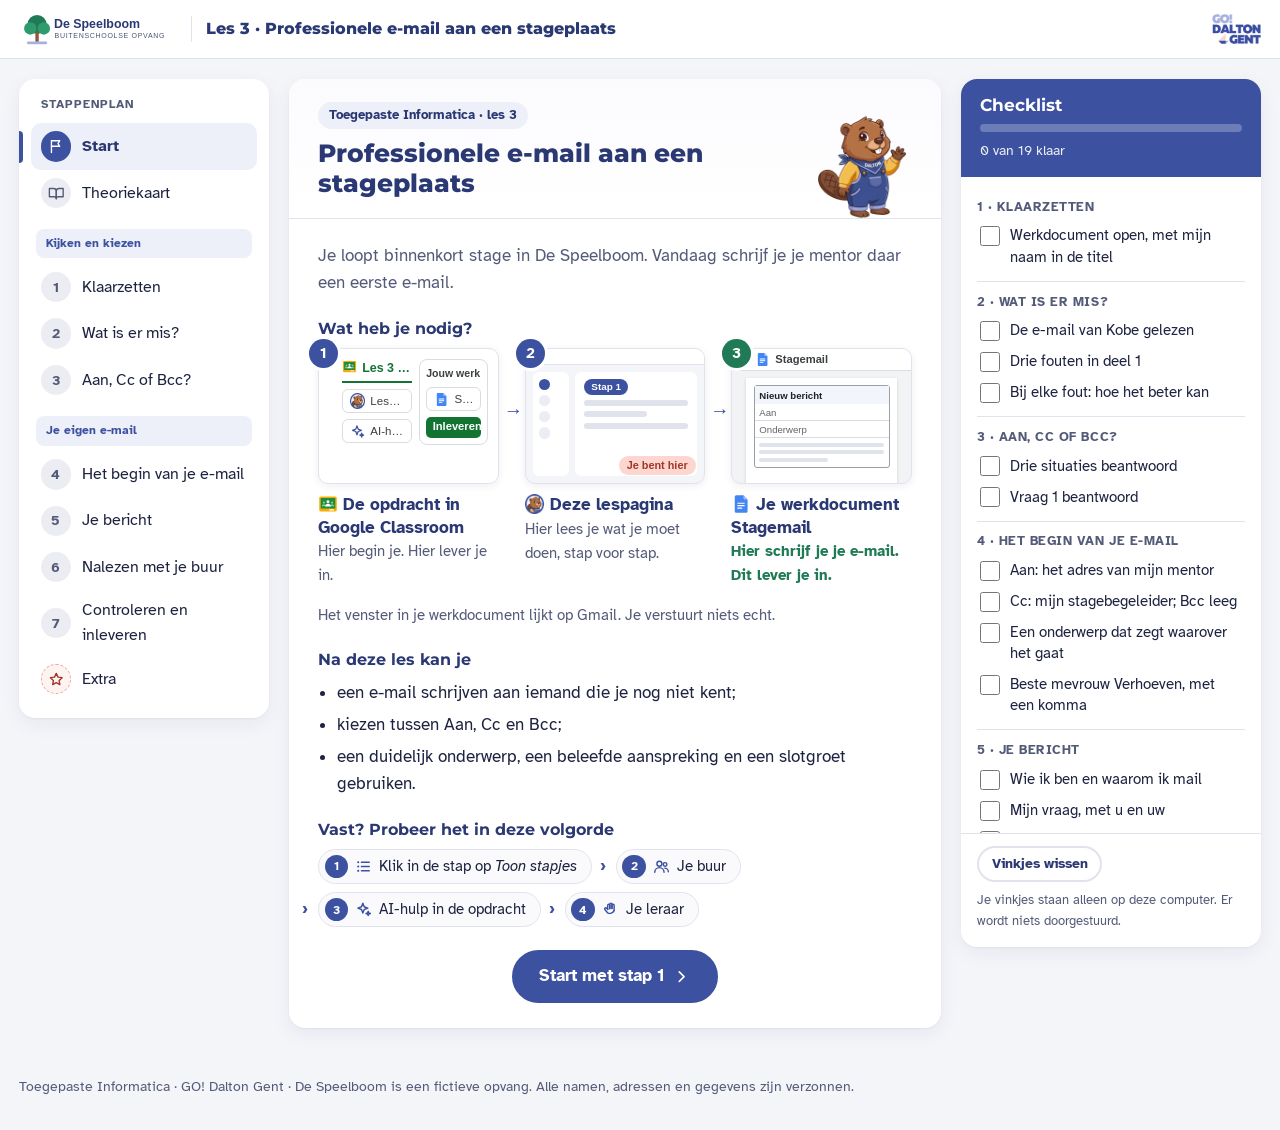
<file: index.html>
<!DOCTYPE html>
<html lang="nl-BE">
<head>
  <meta charset="UTF-8">
  <meta name="viewport" content="width=device-width, initial-scale=1">
  <title>Lespagina · Les 3 · Professionele e-mail aan een stageplaats · De Speelboom</title>
  <link rel="icon" href="assets/logos/lespagina-icon.png" type="image/png">
  <link rel="stylesheet" href="css/style.css">
</head>
<body data-storage="speelboom_stagemail_v2_" data-modus-start="stap" data-laatste-stap="7" data-ai-hulp="aan">

<!-- Pictogrammen: eenvoudige lijntekeningen, eigen werk. Gebruik: een svg met class "ic" en daarin use met href naar het symbool. -->
<svg xmlns="http://www.w3.org/2000/svg" style="display:none">
  <symbol id="i-flag" viewBox="0 0 24 24"><path d="M5 21V4"/><path d="M5 4h12l-2.5 4 2.5 4H5"/></symbol>
  <symbol id="i-book" viewBox="0 0 24 24"><path d="M2 5h6a4 4 0 0 1 4 4v11a3 3 0 0 0-3-3H2z"/><path d="M22 5h-6a4 4 0 0 0-4 4v11a3 3 0 0 1 3-3h7z"/></symbol>
  <symbol id="i-check" viewBox="0 0 24 24"><path d="M5 12.5l4.5 4.5L19 7.5"/></symbol>
  <symbol id="i-check-circle" viewBox="0 0 24 24"><circle cx="12" cy="12" r="9"/><path d="M8 12.5l2.7 2.7L16 10"/></symbol>
  <symbol id="i-list" viewBox="0 0 24 24"><path d="M9 6h11M9 12h11M9 18h11"/><path d="M4.5 6h.01M4.5 12h.01M4.5 18h.01" stroke-width="3"/></symbol>
  <symbol id="i-bulb" viewBox="0 0 24 24"><path d="M9 18h6M10 21h4"/><path d="M12 3a6 6 0 0 0-4 10.5c.7.7 1 1.5 1 2.5h6c0-1 .3-1.8 1-2.5A6 6 0 0 0 12 3z"/></symbol>
  <symbol id="i-alert" viewBox="0 0 24 24"><path d="M12 3.5l9.5 17h-19z"/><path d="M12 10v4.5M12 17.5h.01"/></symbol>
  <symbol id="i-help" viewBox="0 0 24 24"><circle cx="12" cy="12" r="9"/><path d="M9.6 9.3a2.5 2.5 0 1 1 3.4 2.5c-.6.3-1 .8-1 1.5v.4M12 17h.01"/></symbol>
  <symbol id="i-doc" viewBox="0 0 24 24"><path d="M6 3h8l4 4v14H6z"/><path d="M14 3v4h4M9 12h6M9 16h6"/></symbol>
  <symbol id="i-pen" viewBox="0 0 24 24"><path d="M4 20h4L19 9l-4-4L4 16z"/><path d="M13 7l4 4"/></symbol>
  <symbol id="i-users" viewBox="0 0 24 24"><circle cx="9" cy="8" r="3.5"/><path d="M2.5 20a6.5 6.5 0 0 1 13 0"/><circle cx="17" cy="9" r="2.5"/><path d="M16.5 14.2a5 5 0 0 1 5 5"/></symbol>
  <symbol id="i-send" viewBox="0 0 24 24"><path d="M12 15V3M7 8l5-5 5 5"/><path d="M4 14v6h16v-6"/></symbol>
  <symbol id="i-star" viewBox="0 0 24 24"><path d="M12 3.5l2.6 5.4 5.9.8-4.3 4.1 1 5.9L12 16.9l-5.2 2.8 1-5.9-4.3-4.1 5.9-.8z"/></symbol>
  <symbol id="i-chat" viewBox="0 0 24 24"><path d="M4 5h16v11H9l-5 4z"/></symbol>
  <symbol id="i-mail" viewBox="0 0 24 24"><rect x="3" y="5" width="18" height="14" rx="2"/><path d="M3.5 7l8.5 6 8.5-6"/></symbol>
  <symbol id="i-link" viewBox="0 0 24 24"><path d="M10 14a4 4 0 0 0 5.7 0l3-3a4 4 0 0 0-5.7-5.7l-1 1"/><path d="M14 10a4 4 0 0 0-5.7 0l-3 3a4 4 0 0 0 5.7 5.7l1-1"/></symbol>
  <symbol id="i-spark" viewBox="0 0 24 24"><path d="M11 3l1.9 5.1L18 10l-5.1 1.9L11 17l-1.9-5.1L4 10l5.1-1.9z"/><path d="M18.5 14.5l.8 2.2 2.2.8-2.2.8-.8 2.2-.8-2.2-2.2-.8 2.2-.8z"/></symbol>
  <symbol id="i-hand" viewBox="0 0 24 24"><path d="M8 12V6a1.5 1.5 0 0 1 3 0v5"/><path d="M11 10.5V4.5a1.5 1.5 0 0 1 3 0v6"/><path d="M14 10.5V6a1.5 1.5 0 0 1 3 0v7.5"/><path d="M8 11.5l-1.5-1.5a1.6 1.6 0 0 0-2.3 2.3l3.6 4.2A6.5 6.5 0 0 0 17 13.5"/></symbol>
  <symbol id="i-left" viewBox="0 0 24 24"><path d="M15 6l-6 6 6 6"/></symbol>
  <symbol id="i-right" viewBox="0 0 24 24"><path d="M9 6l6 6-6 6"/></symbol>
</svg>

<div class="teacher-banner">Leraarweergave: de roze kaders tonen waar je een screenshot kan plaatsen. Leerlingen zien die kaders niet.</div>

<header class="topbar">
  <div class="topbar-inner">
    <a class="brand" href="index.html" title="Naar het begin van de les">
      <img src="assets/speelboom-logo.svg" alt="De Speelboom">
      <span class="brand-lesson">Les 3 · Professionele e-mail aan een stageplaats</span>
    </a>
    <span class="topbar-spacer"></span>
    <img class="dalton-mark" src="assets/dalton-gent-logo.png" alt="GO! Dalton Gent">
  </div>
</header>

<div class="layout">

  <!-- ============ LINKS: de route ============ -->
  <nav class="route" aria-label="Stappenplan">
    <p class="route-title">Stappenplan</p>
    <button class="nav-btn" type="button" data-step="start"><span class="nav-num"><svg class="ic" aria-hidden="true"><use href="#i-flag"/></svg></span><span class="nav-lbl">Start</span></button>
    <button class="nav-btn" type="button" data-step="theorie"><span class="nav-num"><svg class="ic" aria-hidden="true"><use href="#i-book"/></svg></span><span class="nav-lbl">Theoriekaart</span></button>

    <p class="route-group">Kijken en kiezen</p>
    <button class="nav-btn" type="button" data-step="1"><span class="nav-num"><span class="nav-n">1</span><svg class="ic nav-check" aria-hidden="true"><use href="#i-check"/></svg></span><span class="nav-lbl">Klaarzetten</span></button>
    <button class="nav-btn" type="button" data-step="2"><span class="nav-num"><span class="nav-n">2</span><svg class="ic nav-check" aria-hidden="true"><use href="#i-check"/></svg></span><span class="nav-lbl">Wat is er mis?</span></button>
    <button class="nav-btn" type="button" data-step="3"><span class="nav-num"><span class="nav-n">3</span><svg class="ic nav-check" aria-hidden="true"><use href="#i-check"/></svg></span><span class="nav-lbl">Aan, Cc of Bcc?</span></button>

    <p class="route-group">Je eigen e-mail</p>
    <button class="nav-btn" type="button" data-step="4"><span class="nav-num"><span class="nav-n">4</span><svg class="ic nav-check" aria-hidden="true"><use href="#i-check"/></svg></span><span class="nav-lbl">Het begin van je e-mail</span></button>
    <button class="nav-btn" type="button" data-step="5"><span class="nav-num"><span class="nav-n">5</span><svg class="ic nav-check" aria-hidden="true"><use href="#i-check"/></svg></span><span class="nav-lbl">Je bericht</span></button>
    <button class="nav-btn" type="button" data-step="6"><span class="nav-num"><span class="nav-n">6</span><svg class="ic nav-check" aria-hidden="true"><use href="#i-check"/></svg></span><span class="nav-lbl">Nalezen met je buur</span></button>
    <button class="nav-btn" type="button" data-step="7"><span class="nav-num"><span class="nav-n">7</span><svg class="ic nav-check" aria-hidden="true"><use href="#i-check"/></svg></span><span class="nav-lbl">Controleren en inleveren</span></button>
    <button class="nav-btn extra" type="button" data-step="extra"><span class="nav-num"><svg class="ic" aria-hidden="true"><use href="#i-star"/></svg></span><span class="nav-lbl">Extra</span></button>
  </nav>

  <!-- ============ MIDDEN: één stap tegelijk ============ -->
  <main id="main">

    <!-- ===== START ===== -->
    <section class="pane" id="pane-start" aria-labelledby="h-start">
      <article class="card">
        <header class="card-head met-mascotte">
          <div>
            <div class="tags"><span class="tag tag-where">Toegepaste Informatica · les 3</span></div>
            <h1 id="h-start">Professionele e-mail aan een stageplaats</h1>
          </div>
          <img class="mascotte-kop" src="assets/mascotte/dalton_welkom.webp" alt="" width="120" height="120">
        </header>
        <div class="card-body">
          <p class="intro">Je loopt binnenkort stage in De Speelboom. Vandaag schrijf je je mentor daar een eerste e-mail.</p>

          <h2 class="sec">Wat heb je nodig?</h2>
          <ol class="nodig">
            <li class="nodig-item">
              <div class="mock mock-opdracht" aria-hidden="true">
                <div class="mo-midden">
                  <div class="mo-titel"><img class="logo" src="assets/logos/classroom.svg" alt="">Les 3 — Professionele e-mail aan een stageplaats</div>
                  <div class="mo-chip"><img class="logo" src="assets/logos/lespagina.webp" alt=""><span>Lespagina</span></div>
                  <div class="mo-chip ai-hulp"><svg class="ic"><use href="#i-spark"/></svg><span>AI-hulp</span></div>
                </div>
                <div class="mo-werk">
                  <div class="mo-werk-kop">Jouw werk</div>
                  <div class="mo-chip"><img class="logo" src="assets/logos/docs.svg" alt=""><span>Stagemail</span></div>
                  <div class="mo-knop">Inleveren</div>
                </div>
              </div>
              <p class="nodig-naam"><img class="logo" src="assets/logos/classroom.svg" alt="">De opdracht in Google Classroom</p>
              <p class="nodig-uitleg">Hier begin je. Hier lever je in.</p>
            </li>
            <li class="nodig-item">
              <div class="mock mock-lespagina" aria-hidden="true">
                <div class="ml-balk"></div>
                <div class="ml-midden">
                  <div class="ml-route"><span></span><span></span><span></span><span></span></div>
                  <div class="ml-stap"><span class="ml-tag">Stap 1</span><span class="ml-lijn"></span><span class="ml-lijn kort"></span><span class="ml-lijn"></span></div>
                </div>
                <div class="ml-hier">Je bent hier</div>
              </div>
              <p class="nodig-naam"><img class="logo" src="assets/logos/lespagina.webp" alt="">Deze lespagina</p>
              <p class="nodig-uitleg">Hier lees je wat je moet doen, stap voor stap.</p>
            </li>
            <li class="nodig-item inleveren">
              <div class="mock mock-werkdocument" aria-hidden="true">
                <div class="mw-balk"><img class="logo" src="assets/logos/docs.svg" alt="">Stagemail</div>
                <div class="mw-blad">
                  <div class="mw-venster">
                    <div class="mw-kop">Nieuw bericht</div>
                    <div class="mw-veld">Aan</div>
                    <div class="mw-veld">Onderwerp</div>
                    <div class="mw-tekst"><span></span><span></span><span class="kort"></span></div>
                  </div>
                </div>
              </div>
              <p class="nodig-naam"><img class="logo" src="assets/logos/docs.svg" alt="">Je werkdocument Stagemail</p>
              <p class="nodig-uitleg">Hier schrijf je je e-mail. Dit lever je in.</p>
            </li>
          </ol>
          <p class="nodig-noot">Het venster in je werkdocument lijkt op Gmail. Je verstuurt niets echt.</p>

          <h2 class="sec">Na deze les kan je</h2>
          <ul class="doelen">
            <li>een e-mail schrijven aan iemand die je nog niet kent;</li>
            <li>kiezen tussen Aan, Cc en Bcc;</li>
            <li>een duidelijk onderwerp, een beleefde aanspreking en een slotgroet gebruiken.</li>
          </ul>

          <h2 class="sec">Vast? Probeer het in deze volgorde</h2>
          <ol class="vast">
            <li><svg class="ic" aria-hidden="true"><use href="#i-list"/></svg><span>Klik in de stap op <em>Toon stapjes</em></span></li>
            <li><svg class="ic" aria-hidden="true"><use href="#i-users"/></svg><span>Je buur</span></li>
            <li class="ai-hulp"><svg class="ic" aria-hidden="true"><use href="#i-spark"/></svg><span>AI-hulp in de opdracht</span></li>
            <li><svg class="ic" aria-hidden="true"><use href="#i-hand"/></svg><span>Je leraar</span></li>
          </ol>

          <p class="start-cta"><button class="btn btn-primary" type="button" data-goto="1">Start met stap 1 <svg class="ic" aria-hidden="true"><use href="#i-right"/></svg></button></p>
        </div>
      </article>
    </section>

    <!-- ===== THEORIEKAART ===== -->
    <section class="pane" id="pane-theorie" aria-labelledby="h-theorie">
      <article class="card">
        <header class="card-head">
          <div class="tags"><span class="tag tag-where">Spiekbriefje</span></div>
          <h2 id="h-theorie">Theoriekaart</h2>
        </header>
        <div class="card-body">
          <p class="intro">Alles op één plek. Kom hier terug als je iets niet meer weet.</p>
          <div class="t-grid">
            <section class="t-card">
              <h3><svg class="ic" aria-hidden="true"><use href="#i-mail"/></svg>De delen van een e-mail</h3>
              <ol class="t-delen">
                <li><strong>Aan</strong>, <strong>Cc</strong>, <strong>Bcc</strong>: wie je e-mail krijgt</li>
                <li><strong>Onderwerp</strong>: waarover het gaat</li>
                <li><strong>Aanspreking</strong>: <em>Beste mevrouw Verhoeven,</em></li>
                <li><strong>Bericht</strong>: korte alinea's</li>
                <li><strong>Slotgroet</strong> en je <strong>naam</strong></li>
              </ol>
            </section>
            <section class="t-card">
              <h3><svg class="ic" aria-hidden="true"><use href="#i-users"/></svg>Aan, Cc of Bcc?</h3>
              <table class="t-rows">
                <tr><th>Aan</th><td>voor wie je e-mail is. Die persoon moet iets doen.</td></tr>
                <tr><th>Cc</th><td>leest mee en moet niets doen. Iedereen ziet dit adres.</td></tr>
                <tr><th>Bcc</th><td>leest mee. Niemand ziet dit adres.</td></tr>
              </table>
              <p class="t-os">Mail je een groep, zoals alle ouders? Zet de adressen in <strong>Bcc</strong>.</p>
            </section>
            <section class="t-card">
              <h3><svg class="ic" aria-hidden="true"><use href="#i-pen"/></svg>Het onderwerp</h3>
              <ul>
                <li>Vul het <strong>altijd</strong> in.</li>
                <li>Zeg in een paar woorden waarover het gaat.</li>
                <li>Niet <em>vraag</em>, wel <em>Vraag over het uurrooster van woensdag</em>.</li>
              </ul>
            </section>
            <section class="t-card">
              <h3><svg class="ic" aria-hidden="true"><use href="#i-chat"/></svg>De aanspreking</h3>
              <ul>
                <li>Je kent iemand niet: <em>Beste mevrouw Verhoeven,</em> of <em>Beste meneer Janssens,</em></li>
                <li>Heel officieel: <em>Geachte mevrouw Verhoeven,</em></li>
                <li>De voornaam alleen als je iemand kent.</li>
                <li>Na de aanspreking: een komma. Waarom? Lees het bij <a href="https://www.vlaanderen.be/team-taaladvies/taaladviezen/aanspreking-en-slotformule-komma" target="_blank" rel="noopener">Team Taaladvies</a>.</li>
              </ul>
            </section>
            <section class="t-card">
              <h3><svg class="ic" aria-hidden="true"><use href="#i-doc"/></svg>Het bericht</h3>
              <ul>
                <li>Zeg wie je bent, waarom je mailt en wat je vraagt.</li>
                <li>Korte alinea's, met een witregel ertussen.</li>
                <li>Iemand die je niet kent, schrijf je met <strong>u</strong> en <strong>uw</strong>, zonder hoofdletter.</li>
              </ul>
            </section>
            <section class="t-card">
              <h3><svg class="ic" aria-hidden="true"><use href="#i-send"/></svg>De slotgroet</h3>
              <ul>
                <li><em>Met vriendelijke groeten,</em></li>
                <li>Daaronder je voornaam en achternaam, je klas en je school.</li>
                <li>Geen afkortingen zoals <em>mvg</em>: dat lijkt slordig.</li>
              </ul>
            </section>
            <section class="t-card">
              <h3><svg class="ic" aria-hidden="true"><use href="#i-check-circle"/></svg>Voor je verstuurt</h3>
              <ul>
                <li>Lees alles na: klopt het adres, is de toon beleefd, zijn er geen taalfouten?</li>
                <li>Laat iemand anders je e-mail lezen: een <strong>testlezer</strong> ziet sneller wat beter kan.</li>
              </ul>
            </section>
            <section class="t-card ai-hulp">
              <h3><svg class="ic" aria-hidden="true"><use href="#i-spark"/></svg>Slim met de AI-hulp</h3>
              <ol class="t-delen">
                <li>Typ geen namen of persoonlijke gegevens.</li>
                <li>De AI-hulp kent alleen deze les.</li>
                <li>Controleer het antwoord: klik op het nummertje, of kijk in de stap.</li>
              </ol>
            </section>
            <section class="t-card wide">
              <h3><svg class="ic" aria-hidden="true"><use href="#i-chat"/></svg>Woorden</h3>
              <table class="t-rows">
                <tr><th>ontvanger</th><td>wie je e-mail krijgt</td></tr>
                <tr><th>Cc</th><td>krijgt een kopie om te lezen; moet niets doen</td></tr>
                <tr><th>Bcc</th><td>krijgt een kopie, maar niemand ziet dat adres</td></tr>
                <tr><th>onderwerp</th><td>de korte titel van je e-mail</td></tr>
                <tr><th>aanspreking</th><td>de eerste regel: <em>Beste mevrouw Verhoeven,</em></td></tr>
                <tr><th>slotgroet</th><td>de afsluiting: <em>Met vriendelijke groeten,</em></td></tr>
                <tr><th>formeel</th><td>beleefd en met afstand, zoals tegen iemand die je niet kent</td></tr>
                <tr><th>stagementor</th><td>wie jou begeleidt op je stageplaats</td></tr>
              </table>
            </section>
            <section class="t-card wide warn">
              <h3><svg class="ic" aria-hidden="true"><use href="#i-alert"/></svg>Veelgemaakte fouten</h3>
              <ul>
                <li>Geen onderwerp, of een onderwerp zoals <em>vraagje</em> of <em>stage</em>.</li>
                <li><em>Hey</em> of <em>Hallo</em> met een voornaam, aan iemand die je niet kent.</li>
                <li><em>u</em> en <em>je</em> door elkaar.</li>
                <li>Alles in één blok, zonder witregels.</li>
                <li>Emoji's, chattaal of <em>mvg</em>; geen naam onder de e-mail.</li>
              </ul>
              <p class="t-os">Alle namen en adressen in deze les zijn verzonnen.</p>
            </section>
          </div>
        </div>
      </article>
    </section>

    <!-- ===== STAP 1 ===== -->
    <section class="pane" id="pane-1" aria-labelledby="h-1">
      <article class="card">
        <header class="card-head">
          <div class="tags"><span class="tag tag-step">Stap 1</span><span class="tag tag-where"><img class="logo" src="assets/logos/docs.svg" alt=""> Werkdocument</span></div>
          <h2 id="h-1">Klaarzetten</h2>
        </header>
        <div class="card-body">
          <p class="intro">Je zet je werkdocument klaar. Daarin schrijf je vandaag alles.</p>
          <div class="todo-box">
            <div class="todo-head"><h3><svg class="ic" aria-hidden="true"><use href="#i-list"/></svg> Wat moet je doen?</h3><div class="modus" role="group" aria-label="Hoe wil je de uitleg?"><button type="button" class="modus-btn" data-modus="stap" aria-pressed="true">Stap voor stap</button><button type="button" class="modus-btn" data-modus="kort" aria-pressed="false">Kort</button></div></div>
            <ol class="doe">
              <li><details class="stapjes" open><summary><span class="doe-tekst">Open je werkdocument <strong>Stagemail</strong>.</span><span class="stapjes-knop" aria-hidden="true"></span></summary>
                <ol class="klein">
                  <li><p>Kijk in je opdracht in Google Classroom rechts, bij <strong>Jouw werk</strong>.</p><div class="mock mock-opdracht mini-mock" role="img" aria-label="Tekening van de opdracht in Google Classroom. Rechts het vak Jouw werk, in een rood kader."><div class="mo-midden"><div class="mo-titel"><img class="logo" src="assets/logos/classroom.svg" alt="">Les 3 — Professionele e-mail aan een stageplaats</div><div class="mo-chip"><img class="logo" src="assets/logos/lespagina.webp" alt=""><span>Lespagina</span></div><div class="mo-chip"><svg class="ic" aria-hidden="true"><use href="#i-spark"/></svg><span>AI-hulp</span></div></div><div class="mo-werk wijs"><div class="mo-werk-kop">Jouw werk</div><div class="mo-chip"><img class="logo" src="assets/logos/docs.svg" alt=""><span>Stagemail</span></div><div class="mo-knop">Inleveren</div></div></div></li>
                  <li><p>Klik op <strong>Stagemail</strong>. Jouw naam staat in de titel.</p><div class="mock mock-opdracht mini-mock" role="img" aria-label="Tekening van de opdracht. Bij Jouw werk staat Stagemail in een rood kader."><div class="mo-midden"><div class="mo-titel"><img class="logo" src="assets/logos/classroom.svg" alt="">Les 3 — Professionele e-mail aan een stageplaats</div><div class="mo-chip"><img class="logo" src="assets/logos/lespagina.webp" alt=""><span>Lespagina</span></div><div class="mo-chip"><svg class="ic" aria-hidden="true"><use href="#i-spark"/></svg><span>AI-hulp</span></div></div><div class="mo-werk"><div class="mo-werk-kop">Jouw werk</div><div class="mo-chip wijs"><img class="logo" src="assets/logos/docs.svg" alt=""><span>Stagemail</span></div><div class="mo-knop">Inleveren</div></div></div></li>
                  <li><p>Je werkdocument opent in een nieuw tabblad. Klik bovenaan op een tabblad om te wisselen.</p><div class="teken-tabs" role="img" aria-label="Tekening van de tabbladen bovenaan in Chrome: Google Classroom, Lespagina · Les 3 en Stagemail. Stagemail staat in een rood kader."><span class="tt-tab"><img class="logo" src="assets/logos/classroom.svg" alt="">Google Classroom</span><span class="tt-tab"><img class="logo" src="assets/logos/lespagina.webp" alt="">Lespagina · Les 3</span><span class="tt-tab actief wijs"><img class="logo" src="assets/logos/docs.svg" alt="">Stagemail</span></div></li>
                </ol>
              </details></li>
              <li><details class="stapjes" open><summary><span class="doe-tekst">Lees het kader <strong>Je stage</strong>.</span><span class="stapjes-knop" aria-hidden="true"></span></summary>
                <ol class="klein">
                  <li><p>Scroll naar het kader <em>Je stage</em>. Lees wie je mentor is, en haar adres.</p><img class="mini" src="assets/stapjes/s1-je-stage.png" alt="Het kader Je stage. Je mentor en je stagebegeleider, met hun adres, staan in een rood kader." loading="lazy"></li>
                </ol>
              </details></li>
            </ol>
          </div>
          <div class="tip"><svg class="ic" aria-hidden="true"><use href="#i-bulb"/></svg><p><strong>Is de lespagina weg?</strong> Klik bovenaan in Chrome op het tabblad <em>Lespagina · Les 3</em>.</p></div>
        </div>
        <footer class="card-nav">
          <button class="btn" type="button" data-goto="start"><svg class="ic" aria-hidden="true"><use href="#i-left"/></svg> Start</button>
          <button class="btn btn-primary" type="button" data-goto="2">Stap 2 <svg class="ic" aria-hidden="true"><use href="#i-right"/></svg></button>
        </footer>
      </article>
    </section>

    <!-- ===== STAP 2 ===== -->
    <section class="pane" id="pane-2" aria-labelledby="h-2">
      <article class="card">
        <header class="card-head">
          <div class="tags"><span class="tag tag-step">Stap 2</span><span class="tag tag-where"><img class="logo" src="assets/logos/docs.svg" alt=""> Werkdocument, deel 1</span></div>
          <h2 id="h-2">Wat is er mis?</h2>
        </header>
        <div class="card-body">
          <p class="intro">Kobe stuurde deze e-mail aan zijn mentor. Ze kent hem nog niet. Wat denkt ze nu over Kobe?</p>
          <div class="mail" role="group" aria-label="De e-mail van Kobe">
            <div class="mail-kop">Nieuw bericht</div>
            <div class="mail-veld"><span class="mail-lbl">Aan</span><span>lien.verhoeven@despeelboom.example</span></div>
            <div class="mail-veld"><span class="mail-lbl">Onderwerp</span><span class="mail-leeg">(leeg)</span></div>
            <div class="mail-tekst">
              <p>hey lien</p>
              <p>ik ben kobe en ik kom stage doen bij jullie. wanneer moet ik komen?? 😅</p>
              <p>mvg</p>
            </div>
            <div class="mail-voet"><span class="mail-knop">Verzenden</span></div>
          </div>
          <div class="todo-box">
            <div class="todo-head"><h3><svg class="ic" aria-hidden="true"><use href="#i-list"/></svg> Wat moet je doen?</h3><div class="modus" role="group" aria-label="Hoe wil je de uitleg?"><button type="button" class="modus-btn" data-modus="stap" aria-pressed="true">Stap voor stap</button><button type="button" class="modus-btn" data-modus="kort" aria-pressed="false">Kort</button></div></div>
            <ol class="doe">
              <li><span class="doe-tekst">Lees de e-mail van Kobe hierboven. Er zijn <strong>vijf</strong> fouten.</span></li>
              <li><details class="stapjes" open><summary><span class="doe-tekst">Bekijk <strong>deel 1</strong> van je werkdocument.</span><span class="stapjes-knop" aria-hidden="true"></span></summary>
                <ol class="klein">
                  <li><p>Scroll in je werkdocument naar <strong>Deel 1</strong>. Fout 1 staat er al: je leraar deed ze voor.</p><img class="mini" src="assets/stapjes/s2-deel1.png" alt="Deel 1 in het werkdocument. Rij 1 met de eerste fout staat in een rood kader." loading="lazy"></li>
                </ol>
              </details></li>
              <li><details class="stapjes" open><summary><span class="doe-tekst">Schrijf nog <strong>twee</strong> fouten op.</span><span class="stapjes-knop" aria-hidden="true"></span></summary>
                <ol class="klein">
                  <li><p>Klik in rij 2, onder <em>Wat is er mis?</em>. Schrijf een fout van Kobe.</p><img class="mini" src="assets/stapjes/s2-rij2-fout.png" alt="Deel 1: het lege vak in rij 2 onder Wat is er mis?, in een rood kader." loading="lazy"></li>
                  <li><p>Schrijf ernaast, onder <em>Zo is het beter</em>, hoe het beter kan.</p><img class="mini" src="assets/stapjes/s2-rij2-beter.png" alt="Deel 1: het lege vak in rij 2 onder Zo is het beter, in een rood kader." loading="lazy"></li>
                  <li><p>Doe hetzelfde in rij 3.</p></li>
                </ol>
              </details></li>
            </ol>
          </div>
          <div class="tip"><svg class="ic" aria-hidden="true"><use href="#i-bulb"/></svg><p><strong>Vind je geen fout meer?</strong> Kijk naar de eerste en de laatste regel, en naar de woorden en tekens. Weet de mentor wie Kobe is?</p></div>
        </div>
        <footer class="card-nav">
          <button class="btn" type="button" data-goto="1"><svg class="ic" aria-hidden="true"><use href="#i-left"/></svg> Stap 1</button>
          <button class="btn btn-primary" type="button" data-goto="3">Stap 3 <svg class="ic" aria-hidden="true"><use href="#i-right"/></svg></button>
        </footer>
      </article>
    </section>

    <!-- ===== STAP 3 ===== -->
    <section class="pane" id="pane-3" aria-labelledby="h-3">
      <article class="card">
        <header class="card-head">
          <div class="tags"><span class="tag tag-step">Stap 3</span><span class="tag tag-where"><img class="logo" src="assets/logos/docs.svg" alt=""> Werkdocument, deel 2</span></div>
          <h2 id="h-3">Aan, Cc of Bcc?</h2>
        </header>
        <div class="card-body">
          <p class="intro">Een e-mail kan naar meer mensen. Het vakje waarin je een adres zet, zegt wat die persoon moet doen.</p>
          <div class="ccb">
            <div class="ccb-vak"><span class="ccb-naam">Aan</span><span>Voor wie je e-mail is. Die persoon moet iets doen.</span></div>
            <div class="ccb-vak"><span class="ccb-naam">Cc</span><span>Leest mee en moet niets doen. Iedereen ziet dit adres.</span></div>
            <div class="ccb-vak"><span class="ccb-naam">Bcc</span><span>Leest mee. Niemand ziet dit adres.</span></div>
          </div>
          <div class="todo-box">
            <div class="todo-head"><h3><svg class="ic" aria-hidden="true"><use href="#i-list"/></svg> Wat moet je doen?</h3><div class="modus" role="group" aria-label="Hoe wil je de uitleg?"><button type="button" class="modus-btn" data-modus="stap" aria-pressed="true">Stap voor stap</button><button type="button" class="modus-btn" data-modus="kort" aria-pressed="false">Kort</button></div></div>
            <ol class="doe">
              <li><details class="stapjes" open><summary><span class="doe-tekst">Schrijf bij elke situatie <strong>Aan</strong>, <strong>Cc</strong> of <strong>Bcc</strong>.</span><span class="stapjes-knop" aria-hidden="true"></span></summary>
                <ol class="klein">
                  <li><p>Scroll naar <strong>Deel 2</strong>. Lees situatie a.</p><img class="mini" src="assets/stapjes/s3-situaties.png" alt="Deel 2: de lege vakken rechts, onder Aan, Cc of Bcc?, in een rood kader." loading="lazy"></li>
                  <li><p>Schrijf rechts <strong>Aan</strong>, <strong>Cc</strong> of <strong>Bcc</strong>. Doe hetzelfde voor situatie b.<span class="sub">Moet die persoon iets doen? Dan is het Aan.</span></p></li>
                  <li><p>Doe hetzelfde voor situatie c.</p><img class="mini" src="assets/stapjes/s3-situatie-c.png" alt="Situatie c, met het lege vak rechts in een rood kader." loading="lazy"></li>
                </ol>
              </details></li>
              <li><details class="stapjes" open><summary><span class="doe-tekst">Beantwoord <strong>vraag 1</strong>.</span><span class="stapjes-knop" aria-hidden="true"></span></summary>
                <ol class="klein">
                  <li><p>Lees vraag 1. Klik in het vak eronder en typ je antwoord.<span class="sub">Denk aan je beroepsgeheim uit les 2.</span></p><img class="mini" src="assets/stapjes/s3-vraag1.png" alt="Vraag 1 met het vak voor je antwoord, in een rood kader." loading="lazy"></li>
                </ol>
              </details></li>
            </ol>
          </div>
          <div class="tip"><svg class="ic" aria-hidden="true"><use href="#i-bulb"/></svg><p><strong>Twijfel je tussen Cc en Bcc?</strong> Mag iedereen het adres zien? Dan is het Cc. Mag niemand het zien? Dan is het Bcc.</p></div>
        </div>
        <footer class="card-nav">
          <button class="btn" type="button" data-goto="2"><svg class="ic" aria-hidden="true"><use href="#i-left"/></svg> Stap 2</button>
          <button class="btn btn-primary" type="button" data-goto="4">Stap 4 <svg class="ic" aria-hidden="true"><use href="#i-right"/></svg></button>
        </footer>
      </article>
    </section>

    <!-- ===== STAP 4 ===== -->
    <section class="pane" id="pane-4" aria-labelledby="h-4">
      <article class="card">
        <header class="card-head">
          <div class="tags"><span class="tag tag-step">Stap 4</span><span class="tag tag-where"><img class="logo" src="assets/logos/docs.svg" alt=""> Werkdocument, deel 3</span></div>
          <h2 id="h-4">Het begin van je e-mail</h2>
        </header>
        <div class="card-body">
          <p class="intro">Nu schrijf je je eigen e-mail aan je mentor, mevrouw Verhoeven. Je begint bovenaan in het venster.</p>
          <div class="todo-box">
            <div class="todo-head"><h3><svg class="ic" aria-hidden="true"><use href="#i-list"/></svg> Wat moet je doen?</h3><div class="modus" role="group" aria-label="Hoe wil je de uitleg?"><button type="button" class="modus-btn" data-modus="stap" aria-pressed="true">Stap voor stap</button><button type="button" class="modus-btn" data-modus="kort" aria-pressed="false">Kort</button></div></div>
            <ol class="doe">
              <li><details class="stapjes" open><summary><span class="doe-tekst">Ga naar <strong>deel 3</strong>: het venster <em>Nieuw bericht</em>.</span><span class="stapjes-knop" aria-hidden="true"></span></summary>
                <ol class="klein">
                  <li><p>Scroll naar <strong>Deel 3</strong>. Daar staat een venster zoals in Gmail.</p><img class="mini" src="assets/stapjes/s4-venster.png" alt="Het venster Nieuw bericht in deel 3, met de vakken Aan, Cc, Bcc en Onderwerp." loading="lazy"></li>
                </ol>
              </details></li>
              <li><details class="stapjes" open><summary><span class="doe-tekst">Typ naast <strong>Aan</strong> het adres van je mentor.</span><span class="stapjes-knop" aria-hidden="true"></span></summary>
                <ol class="klein">
                  <li><p>Zoek het adres van je mentor in het kader <em>Je stage</em>.</p><img class="mini" src="assets/stapjes/s4-adres-mentor.png" alt="Het kader Je stage. Het adres van de mentor staat in een rood kader." loading="lazy"></li>
                  <li><p>Klik in het vak naast <strong>Aan</strong>. Typ het adres.<span class="sub">Typ letter voor letter. Eén fout en je e-mail komt niet aan.</span></p><img class="mini" src="assets/stapjes/s4-aan.png" alt="Het venster Nieuw bericht. Het vak Aan staat in een rood kader." loading="lazy"></li>
                </ol>
              </details></li>
              <li><details class="stapjes" open><summary><span class="doe-tekst">Typ naast <strong>Cc</strong> het adres van je stagebegeleider. Laat <strong>Bcc</strong> leeg.</span><span class="stapjes-knop" aria-hidden="true"></span></summary>
                <ol class="klein">
                  <li><p>Klik in het vak naast <strong>Cc</strong>. Typ het adres van je stagebegeleider.<span class="sub">Het adres staat ook in het kader <em>Je stage</em>. Je stagebegeleider leest mee, maar moet niets doen.</span></p><img class="mini" src="assets/stapjes/s4-cc.png" alt="Het venster Nieuw bericht. Het vak Cc staat in een rood kader." loading="lazy"></li>
                </ol>
              </details></li>
              <li><details class="stapjes" open><summary><span class="doe-tekst">Typ naast <strong>Onderwerp</strong> waarover je e-mail gaat.</span><span class="stapjes-knop" aria-hidden="true"></span></summary>
                <ol class="klein">
                  <li><p>Klik in het vak naast <strong>Onderwerp</strong>. Typ in een paar woorden wie je bent en waarover je mailt.</p><img class="mini" src="assets/stapjes/s4-onderwerp.png" alt="Het venster Nieuw bericht. Het vak Onderwerp staat in een rood kader." loading="lazy"></li>
                </ol>
              </details></li>
              <li><details class="stapjes" open><summary><span class="doe-tekst">Schrijf de aanspreking.</span><span class="stapjes-knop" aria-hidden="true"></span></summary>
                <ol class="klein">
                  <li><p>Klik naast <em>aanspreking</em>. Typ: <strong>Beste mevrouw Verhoeven,</strong><span class="sub">Met een komma. Je kent je mentor nog niet: dus geen voornaam.</span></p><img class="mini" src="assets/stapjes/s4-aanspreking.png" alt="Het venster Nieuw bericht. De regel aanspreking staat in een rood kader." loading="lazy"></li>
                </ol>
              </details></li>
            </ol>
          </div>
          <div class="tip"><svg class="ic" aria-hidden="true"><use href="#i-bulb"/></svg><p><strong>Staat er alleen <em>stage</em> in je onderwerp?</strong> Zeg ook wie je bent. Kijk naar het voorbeeld in deel 1.</p></div>
        </div>
        <footer class="card-nav">
          <button class="btn" type="button" data-goto="3"><svg class="ic" aria-hidden="true"><use href="#i-left"/></svg> Stap 3</button>
          <button class="btn btn-primary" type="button" data-goto="5">Stap 5 <svg class="ic" aria-hidden="true"><use href="#i-right"/></svg></button>
        </footer>
      </article>
    </section>

    <!-- ===== STAP 5 ===== -->
    <section class="pane" id="pane-5" aria-labelledby="h-5">
      <article class="card">
        <header class="card-head">
          <div class="tags"><span class="tag tag-step">Stap 5</span><span class="tag tag-where"><img class="logo" src="assets/logos/docs.svg" alt=""> Werkdocument, deel 3</span></div>
          <h2 id="h-5">Je bericht</h2>
        </header>
        <div class="card-body">
          <p class="intro">Je mentor wil drie dingen weten: wie je bent, waarom je mailt en wat je vraagt.</p>
          <ol class="bouwplan">
            <li><span class="bp-naam">aanspreking</span><span class="bp-tekst">Beste mevrouw Verhoeven,</span></li>
            <li><span class="bp-naam">wie ben je?</span><span class="bp-tekst">je naam, je klas en je school</span></li>
            <li><span class="bp-naam">waarom mail je?</span><span class="bp-tekst">wanneer je stage begint, en dat je wil kennismaken</span></li>
            <li><span class="bp-naam">je vraag</span><span class="bp-tekst">wanneer je eens mag langskomen</span></li>
            <li><span class="bp-naam">slotgroet</span><span class="bp-tekst">Met vriendelijke groeten,</span></li>
            <li><span class="bp-naam">je naam</span><span class="bp-tekst">voornaam en achternaam, klas en school</span></li>
          </ol>
          <div class="todo-box">
            <div class="todo-head"><h3><svg class="ic" aria-hidden="true"><use href="#i-list"/></svg> Wat moet je doen?</h3><div class="modus" role="group" aria-label="Hoe wil je de uitleg?"><button type="button" class="modus-btn" data-modus="stap" aria-pressed="true">Stap voor stap</button><button type="button" class="modus-btn" data-modus="kort" aria-pressed="false">Kort</button></div></div>
            <ol class="doe">
              <li><details class="stapjes" open><summary><span class="doe-tekst">Schrijf wie je bent.</span><span class="stapjes-knop" aria-hidden="true"></span></summary>
                <ol class="klein">
                  <li><p>Klik naast <em>wie ben je?</em>. Schrijf je naam, je klas en je school.<span class="sub">Begin zo, en maak de zin af: <em>Mijn naam is … . Ik zit in klas … van GO! Dalton Gent.</em> Begin je e-mail niet met <em>ik</em>.</span></p><img class="mini" src="assets/stapjes/s5-wie.png" alt="Het bericht in het venster. De regel wie ben je? staat in een rood kader." loading="lazy"></li>
                </ol>
              </details></li>
              <li><details class="stapjes" open><summary><span class="doe-tekst">Schrijf waarom je mailt.</span><span class="stapjes-knop" aria-hidden="true"></span></summary>
                <ol class="klein">
                  <li><p>Klik naast <em>waarom mail je?</em>. Schrijf wanneer je stage begint, en dat je wil kennismaken.<span class="sub">Bijvoorbeeld: <em>Van 16 november tot 4 december loop ik stage in De Speelboom. Ik wil graag eens kennismaken.</em></span></p><img class="mini" src="assets/stapjes/s5-waarom.png" alt="Het bericht in het venster. De regel waarom mail je? staat in een rood kader." loading="lazy"></li>
                </ol>
              </details></li>
              <li><details class="stapjes" open><summary><span class="doe-tekst">Stel je vraag.</span><span class="stapjes-knop" aria-hidden="true"></span></summary>
                <ol class="klein">
                  <li><p>Klik naast <em>je vraag</em>. Vraag beleefd wanneer je eens mag langskomen.<span class="sub">Bijvoorbeeld: <em>Mag ik eens langskomen? Wanneer past het voor u?</em></span></p><img class="mini" src="assets/stapjes/s5-vraag.png" alt="Het bericht in het venster. De regel je vraag staat in een rood kader." loading="lazy"></li>
                </ol>
              </details></li>
              <li><details class="stapjes" open><summary><span class="doe-tekst">Sluit af met een slotgroet en je naam.</span><span class="stapjes-knop" aria-hidden="true"></span></summary>
                <ol class="klein">
                  <li><p>Klik naast <em>slotgroet</em>. Typ: <strong>Met vriendelijke groeten,</strong></p><img class="mini" src="assets/stapjes/s5-slotgroet.png" alt="Het bericht in het venster. De regels slotgroet en je naam staan in een rood kader." loading="lazy"></li>
                  <li><p>Typ daaronder je voornaam en achternaam, je klas en je school.</p></li>
                </ol>
              </details></li>
            </ol>
          </div>
          <div class="tip warn"><svg class="ic" aria-hidden="true"><use href="#i-alert"/></svg><p><strong>Schreef je <em>je</em> of <em>jij</em>?</strong> Verander het in <em>u</em> of <em>uw</em>. Je kent je mentor nog niet.</p></div>
        </div>
        <footer class="card-nav">
          <button class="btn" type="button" data-goto="4"><svg class="ic" aria-hidden="true"><use href="#i-left"/></svg> Stap 4</button>
          <button class="btn btn-primary" type="button" data-goto="6">Stap 6 <svg class="ic" aria-hidden="true"><use href="#i-right"/></svg></button>
        </footer>
      </article>
    </section>

    <!-- ===== STAP 6 ===== -->
    <section class="pane" id="pane-6" aria-labelledby="h-6">
      <article class="card">
        <header class="card-head">
          <div class="tags"><span class="tag tag-step">Stap 6</span><span class="tag tag-where"><img class="logo" src="assets/logos/docs.svg" alt=""> Werkdocument, deel 4</span><span class="tag tag-where"><svg class="ic" aria-hidden="true"><use href="#i-users"/></svg> Met je buur</span></div>
          <h2 id="h-6">Nalezen met je buur</h2>
        </header>
        <div class="card-body">
          <p class="intro">Een e-mail kan je niet terughalen. Daarom lees je hem eerst na, en laat je hem lezen door een testlezer: je buur.</p>
          <div class="todo-box">
            <div class="todo-head"><h3><svg class="ic" aria-hidden="true"><use href="#i-list"/></svg> Wat moet je doen?</h3><div class="modus" role="group" aria-label="Hoe wil je de uitleg?"><button type="button" class="modus-btn" data-modus="stap" aria-pressed="true">Stap voor stap</button><button type="button" class="modus-btn" data-modus="kort" aria-pressed="false">Kort</button></div></div>
            <ol class="doe">
              <li><span class="doe-tekst">Lees je e-mail zachtjes voor jezelf.</span></li>
              <li><details class="stapjes" open><summary><span class="doe-tekst">Kruis in <strong>deel 4</strong> aan wat klopt.</span><span class="stapjes-knop" aria-hidden="true"></span></summary>
                <ol class="klein">
                  <li><p>Scroll naar <strong>Deel 4</strong>.</p><img class="mini" src="assets/stapjes/s6-deel4.png" alt="Deel 4 Nalezen: een tabel. Links een leeg vak, in het midden wat moet kloppen, rechts de punten." loading="lazy"></li>
                  <li><p>Klopt een zin? Klik in het vak ervoor en typ <strong>x</strong>.</p><img class="mini" src="assets/stapjes/s6-kruis.png" alt="Deel 4: in het vak voor de eerste zin staat nu een x, in een rood kader." loading="lazy"></li>
                  <li><p>Klopt iets nog niet? Verbeter eerst je e-mail.</p></li>
                </ol>
              </details></li>
              <li><span class="doe-tekst">Laat je buur je e-mail lezen op jouw scherm. Vraag: <em>Is alles duidelijk? Wat kan beter?</em></span></li>
              <li><details class="stapjes" open><summary><span class="doe-tekst">Schrijf de tip van je buur op en pas je e-mail aan.</span><span class="stapjes-knop" aria-hidden="true"></span></summary>
                <ol class="klein">
                  <li><p>Schrijf de tip onder <em>Je testlezer</em>.<span class="sub">Een goede tip zegt wat beter kan. Bijvoorbeeld: <em>Je onderwerp zegt niet wie je bent.</em></span></p><img class="mini" src="assets/stapjes/s6-tip.png" alt="Deel 4: de vraag Je testlezer met het vak eronder, in een rood kader." loading="lazy"></li>
                  <li><p>Pas je e-mail aan. Schrijf onder <em>Wat heb je daardoor aangepast?</em> wat je veranderde.</p><img class="mini" src="assets/stapjes/s6-aangepast.png" alt="Deel 4: de vraag Wat heb je daardoor aangepast? met het vak eronder, in een rood kader." loading="lazy"></li>
                </ol>
              </details></li>
            </ol>
          </div>
          <div class="tip"><svg class="ic" aria-hidden="true"><use href="#i-bulb"/></svg><p><strong>Is je buur nog niet klaar?</strong> Lees dan eerst de e-mail van je buur. Kijk naar het onderwerp, de aanspreking en de slotgroet.</p></div>
        </div>
        <footer class="card-nav">
          <button class="btn" type="button" data-goto="5"><svg class="ic" aria-hidden="true"><use href="#i-left"/></svg> Stap 5</button>
          <button class="btn btn-primary" type="button" data-goto="7">Stap 7 <svg class="ic" aria-hidden="true"><use href="#i-right"/></svg></button>
        </footer>
      </article>
    </section>

    <!-- ===== STAP 7 ===== -->
    <section class="pane" id="pane-7" aria-labelledby="h-7">
      <article class="card">
        <header class="card-head met-mascotte">
          <div>
            <div class="tags"><span class="tag tag-step">Stap 7</span><span class="tag tag-where"><svg class="ic" aria-hidden="true"><use href="#i-send"/></svg> Inleveren</span></div>
            <h2 id="h-7">Controleren en inleveren</h2>
          </div>
          <img class="mascotte-kop" src="assets/mascotte/dalton_inleveren.webp" alt="" width="120" height="120">
        </header>
        <div class="card-body">
          <p class="intro">Bijna klaar. Test eerst of je het onthouden hebt. Er wordt niets bewaard.</p>
          <div class="quiz">
            <div class="quiz-q" data-ok="Juist. In Bcc ziet niemand de andere adressen." data-nok="Nog niet. Kijk naar stap 3: wie mag welk adres zien?">
              <p>1. De Speelboom mailt de ouders van alle kinderen. Waar zet je hun adressen?</p>
              <div class="opts">
                <button type="button">In Aan</button>
                <button type="button">In Cc</button>
                <button type="button" data-right>In Bcc</button>
              </div>
              <p class="feedback" role="status"></p>
            </div>
            <div class="quiz-q" data-ok="Juist. Je mentor weet meteen wie mailt en waarover." data-nok="Nog niet. Een goed onderwerp zegt wie je bent en waarover het gaat.">
              <p>2. Welk onderwerp is het best?</p>
              <div class="opts">
                <button type="button">stage</button>
                <button type="button" data-right>Kennismaking stagiair Ayla Benali – stage vanaf 16 november</button>
                <button type="button">hallo!!</button>
              </div>
              <p class="feedback" role="status"></p>
            </div>
            <div class="quiz-q" data-ok="Juist. Die slotgroet past bij een beleefde aanspreking." data-nok="Nog niet. Kijk op de theoriekaart bij De slotgroet.">
              <p>3. Welke slotgroet past bij <em>Beste mevrouw Verhoeven,</em>?</p>
              <div class="opts">
                <button type="button">mvg</button>
                <button type="button" data-right>Met vriendelijke groeten,</button>
                <button type="button">Doei!</button>
              </div>
              <p class="feedback" role="status"></p>
            </div>
          </div>
          <div class="todo-box">
            <div class="todo-head"><h3><svg class="ic" aria-hidden="true"><use href="#i-list"/></svg> Wat moet je doen?</h3><div class="modus" role="group" aria-label="Hoe wil je de uitleg?"><button type="button" class="modus-btn" data-modus="stap" aria-pressed="true">Stap voor stap</button><button type="button" class="modus-btn" data-modus="kort" aria-pressed="false">Kort</button></div></div>
            <ol class="doe">
              <li><span class="doe-tekst">Loop de <strong>checklist</strong> na. Staat er nog iets open? Werk het eerst af.</span></li>
              <li><details class="stapjes" open><summary><span class="doe-tekst">Beantwoord in <strong>deel 5</strong> de slotvraag.</span><span class="stapjes-knop" aria-hidden="true"></span></summary>
                <ol class="klein">
                  <li><p>Scroll naar <strong>Deel 5</strong>. Klik in het vak en typ je antwoord.</p><img class="mini" src="assets/stapjes/s7-deel5.png" alt="Deel 5 Slotvraag: de vraag met het vak eronder, in een rood kader." loading="lazy"></li>
                </ol>
              </details></li>
              <li><details class="stapjes" open><summary><span class="doe-tekst">Lever in.</span><span class="stapjes-knop" aria-hidden="true"></span></summary>
                <ol class="klein">
                  <li><p>Klik bovenaan op het tabblad <strong class="met-logo"><img class="logo" src="assets/logos/classroom.svg" alt="">Google Classroom</strong>.</p><div class="teken-tabs" role="img" aria-label="Tekening van de tabbladen bovenaan in Chrome. Het tabblad Google Classroom staat in een rood kader."><span class="tt-tab wijs"><img class="logo" src="assets/logos/classroom.svg" alt="">Google Classroom</span><span class="tt-tab"><img class="logo" src="assets/logos/lespagina.webp" alt="">Lespagina · Les 3</span><span class="tt-tab actief"><img class="logo" src="assets/logos/docs.svg" alt="">Stagemail</span></div></li>
                  <li><p>Klik rechts, bij <strong>Jouw werk</strong>, op <span class="ui">Inleveren</span> en bevestig.</p><div class="mock mock-opdracht mini-mock" role="img" aria-label="Tekening van de opdracht. Bij Jouw werk staat de knop Inleveren in een rood kader."><div class="mo-midden"><div class="mo-titel"><img class="logo" src="assets/logos/classroom.svg" alt="">Les 3 — Professionele e-mail aan een stageplaats</div><div class="mo-chip"><img class="logo" src="assets/logos/lespagina.webp" alt=""><span>Lespagina</span></div><div class="mo-chip"><svg class="ic" aria-hidden="true"><use href="#i-spark"/></svg><span>AI-hulp</span></div></div><div class="mo-werk"><div class="mo-werk-kop">Jouw werk</div><div class="mo-chip"><img class="logo" src="assets/logos/docs.svg" alt=""><span>Stagemail</span></div><div class="mo-knop wijs">Inleveren</div></div></div></li>
                </ol>
              </details></li>
            </ol>
          </div>
        </div>
        <footer class="card-nav">
          <button class="btn" type="button" data-goto="6"><svg class="ic" aria-hidden="true"><use href="#i-left"/></svg> Stap 6</button>
          <button class="btn btn-primary" type="button" data-goto="extra">Extra <svg class="ic" aria-hidden="true"><use href="#i-right"/></svg></button>
        </footer>
      </article>
    </section>

    <!-- ===== EXTRA ===== -->
    <section class="pane" id="pane-extra" aria-labelledby="h-extra">
      <article class="card">
        <header class="card-head">
          <div class="tags"><span class="tag tag-extra">Extra · niet verplicht</span></div>
          <h2 id="h-extra">E-mailquiz</h2>
        </header>
        <div class="card-body">
          <p class="intro">Begin hier pas nadat je hebt ingeleverd. Vier vragen voor wie nog tijd heeft. Er wordt niets bewaard.</p>
          <div class="quiz">
            <div class="quiz-q" data-ok="Juist. Geachte is het formeelst." data-nok="Nog niet. Heel officieel en je kent hem niet: welke aanspreking is het formeelst?">
              <p>1. Je schrijft een heel officiële brief aan de directeur van een opvang. Je kent hem niet. Hoe begin je?</p>
              <div class="opts">
                <button type="button">Hoi Marc,</button>
                <button type="button" data-right>Geachte heer De Clercq,</button>
                <button type="button">Hallo,</button>
              </div>
              <p class="feedback" role="status"></p>
            </div>
            <div class="quiz-q" data-ok="Juist. Zo weet je mentor wie je bent." data-nok="Nog niet. Je mentor kent je nog niet: wat moet ze van je weten?">
              <p>2. Wat zet je onder <em>Met vriendelijke groeten,</em>?</p>
              <div class="opts">
                <button type="button">Alleen je voornaam</button>
                <button type="button">Niets: ze ziet je adres toch</button>
                <button type="button" data-right>Je voornaam en achternaam, je klas en je school</button>
              </div>
              <p class="feedback" role="status"></p>
            </div>
            <div class="quiz-q" data-ok="Juist. Wie alleen meeleest, staat in Cc." data-nok="Nog niet. Moet die persoon iets doen?">
              <p>3. Je directeur moet niets doen, maar wil een kopie van je e-mail. Waar zet je haar adres?</p>
              <div class="opts">
                <button type="button">In Aan</button>
                <button type="button" data-right>In Cc</button>
                <button type="button">Ik stuur het haar later apart</button>
              </div>
              <p class="feedback" role="status"></p>
            </div>
            <div class="quiz-q" data-ok="Juist. Je kent je mentor nog niet: dan schrijf je u." data-nok="Nog niet. Kijk op de theoriekaart bij Het bericht.">
              <p>4. Welke zin past in een eerste e-mail aan je mentor?</p>
              <div class="opts">
                <button type="button">Wanneer heb jij tijd?</button>
                <button type="button" data-right>Wanneer past het voor u?</button>
                <button type="button">Wanneer heb je tijd??</button>
              </div>
              <p class="feedback" role="status"></p>
            </div>
          </div>
        </div>
        <footer class="card-nav">
          <button class="btn" type="button" data-goto="7"><svg class="ic" aria-hidden="true"><use href="#i-left"/></svg> Stap 7</button>
          <button class="btn" type="button" data-goto="start">Naar het begin</button>
        </footer>
      </article>
    </section>
  </main>

  <!-- ============ RECHTS: de checklist ============ -->
  <aside class="checklist leeg" id="checklist" aria-labelledby="h-cl">
    <div class="cl-head">
      <h2 id="h-cl">Checklist</h2>
      <div class="cl-bar" role="progressbar" aria-label="Voortgang" aria-valuemin="0" aria-valuemax="100" aria-valuenow="0"><div class="cl-fill" id="clFill"></div></div>
      <p class="cl-count" id="clCount">0 van 0 klaar</p>
    </div>
    <div class="cl-body">
      <div class="cl-group" data-step="1"><h3>1 · Klaarzetten</h3>
        <label class="cl-item"><input type="checkbox" id="c1a"><span>Werkdocument open, met mijn naam in de titel</span></label>
      </div>
      <div class="cl-group" data-step="2"><h3>2 · Wat is er mis?</h3>
        <label class="cl-item"><input type="checkbox" id="c2a"><span>De e-mail van Kobe gelezen</span></label>
        <label class="cl-item"><input type="checkbox" id="c2b"><span>Drie fouten in deel 1</span></label>
        <label class="cl-item"><input type="checkbox" id="c2c"><span>Bij elke fout: hoe het beter kan</span></label>
      </div>
      <div class="cl-group" data-step="3"><h3>3 · Aan, Cc of Bcc?</h3>
        <label class="cl-item"><input type="checkbox" id="c3a"><span>Drie situaties beantwoord</span></label>
        <label class="cl-item"><input type="checkbox" id="c3b"><span>Vraag 1 beantwoord</span></label>
      </div>
      <div class="cl-group" data-step="4"><h3>4 · Het begin van je e-mail</h3>
        <label class="cl-item"><input type="checkbox" id="c4a"><span>Aan: het adres van mijn mentor</span></label>
        <label class="cl-item"><input type="checkbox" id="c4b"><span>Cc: mijn stagebegeleider; Bcc leeg</span></label>
        <label class="cl-item"><input type="checkbox" id="c4c"><span>Een onderwerp dat zegt waarover het gaat</span></label>
        <label class="cl-item"><input type="checkbox" id="c4d"><span>Beste mevrouw Verhoeven, met een komma</span></label>
      </div>
      <div class="cl-group" data-step="5"><h3>5 · Je bericht</h3>
        <label class="cl-item"><input type="checkbox" id="c5a"><span>Wie ik ben en waarom ik mail</span></label>
        <label class="cl-item"><input type="checkbox" id="c5b"><span>Mijn vraag, met u en uw</span></label>
        <label class="cl-item"><input type="checkbox" id="c5c"><span>Met vriendelijke groeten,</span></label>
        <label class="cl-item"><input type="checkbox" id="c5d"><span>Mijn volledige naam, klas en school</span></label>
      </div>
      <div class="cl-group" data-step="6"><h3>6 · Nalezen met je buur</h3>
        <label class="cl-item"><input type="checkbox" id="c6a"><span>Deel 4 aangekruist</span></label>
        <label class="cl-item"><input type="checkbox" id="c6b"><span>Tip van mijn buur opgeschreven</span></label>
      </div>
      <div class="cl-group" data-step="7"><h3>7 · Inleveren</h3>
        <label class="cl-item"><input type="checkbox" id="c7a"><span>Zelftest gedaan</span></label>
        <label class="cl-item"><input type="checkbox" id="c7b"><span>Slotvraag in deel 5</span></label>
        <label class="cl-item"><input type="checkbox" id="c7c"><span>Werkdocument ingeleverd</span></label>
      </div>
    </div>
    <div class="cl-foot">
      <button class="btn cl-toggle" type="button" id="clToggle" aria-expanded="false">Toon alles</button>
      <button class="btn" type="button" id="btnReset">Vinkjes wissen</button>
      <p class="cl-note">Je vinkjes staan alleen op deze computer. Er wordt niets doorgestuurd.</p>
    </div>
  </aside>
</div>

<!-- ============ Klaar! ============ -->
<div class="klaar-overlay" id="klaar" role="dialog" aria-modal="true" aria-labelledby="h-klaar" hidden>
  <div class="klaar-card">
    <img class="mascotte-klaar" src="assets/mascotte/dalton_succes.webp" alt="" width="150" height="150">
    <h2 id="h-klaar">Je e-mail is klaar!</h2>
    <p>Alles is afgevinkt. Heb je nog tijd? Probeer dan de <strong>E-mailquiz</strong> bij Extra.</p>
    <p>Volgende les schrijf je een bericht aan de ouders van een kind in De Speelboom.</p>
    <button class="btn btn-primary" type="button" id="klaarSluit">Sluiten</button>
  </div>
</div>

<footer class="site">
  Toegepaste Informatica · GO! Dalton Gent · De Speelboom is een fictieve opvang. Alle namen, adressen en gegevens zijn verzonnen.
</footer>

<script src="js/script.js"></script>
</body>
</html>
</file>
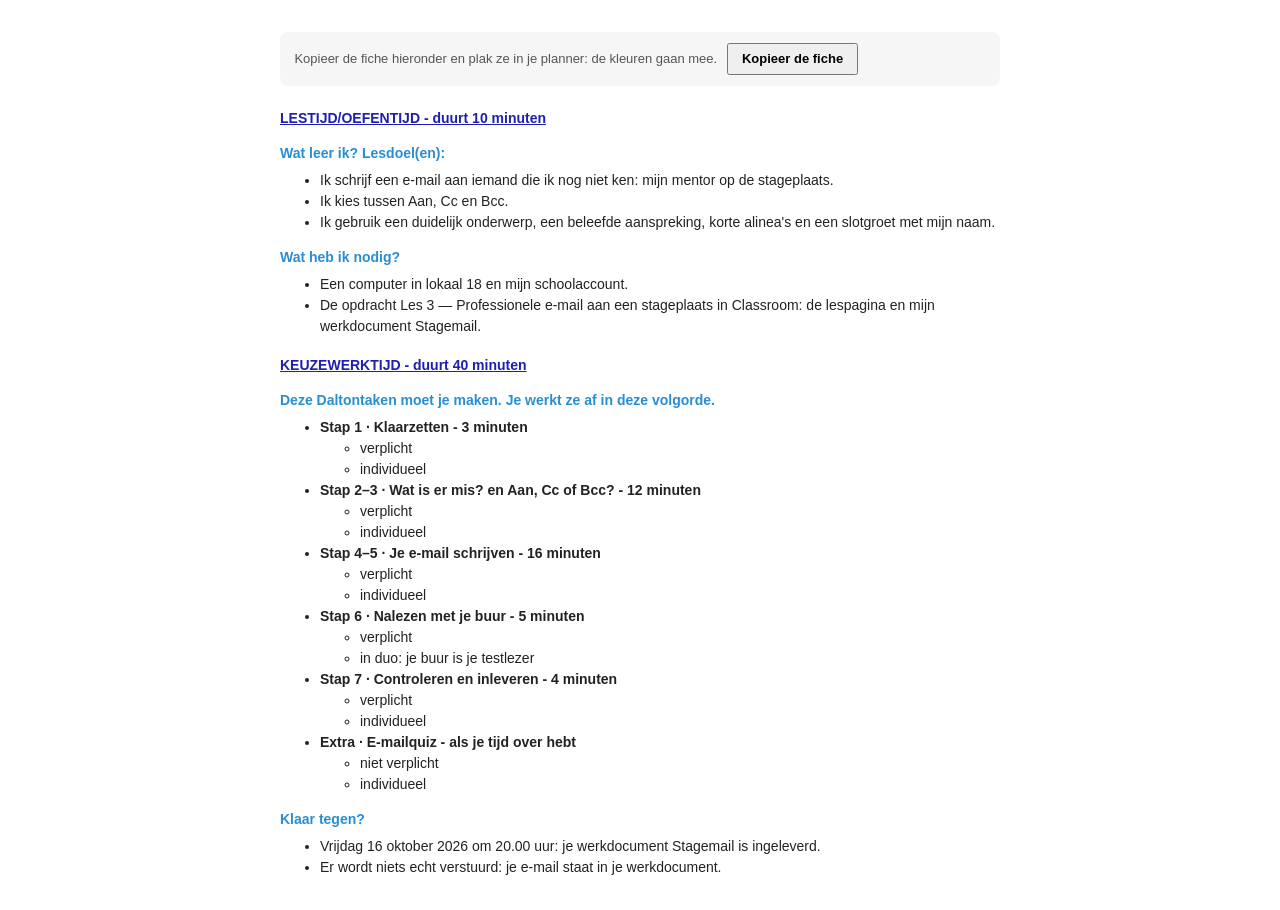
<file: dalton-lesfiche.html>
<!DOCTYPE html>
<html lang="nl-BE">
<head>
<meta charset="UTF-8">
<meta name="viewport" content="width=device-width, initial-scale=1">
<title>Dalton-lesfiche · 3MWb · Les 3 — Professionele e-mail aan een stageplaats</title>
<!--
  Dalton-lesfiche voor de leerlingen, in de kleurcode van het Dalton-sjabloon:
    tijdsblokken  #1D1FB4  vet + onderlijnd
    tussenkoppen  #288ED4  vet
    tekst         #222222  (taaktitels vet)
  De opmaak staat INLINE, zodat ze meekomt als je kopieert en plakt in je planner.
  Keuzewerktijd = 50 minuten - instructietijd.
-->
<style>
  body { margin: 2rem auto; max-width: 720px; padding: 0 1rem; background: #fff; }
  .uitleg { font: 13px/1.5 Arial, sans-serif; color: #555; background: #f6f6f6; border-radius: 8px; padding: .7rem .9rem; margin-bottom: 1.4rem; }
  .uitleg button { font: inherit; font-weight: bold; margin-left: .4rem; padding: .25rem .8rem; cursor: pointer; }
</style>
</head>
<body>

<p class="uitleg">Kopieer de fiche hieronder en plak ze in je planner: de kleuren gaan mee.
  <button type="button" id="kopieer">Kopieer de fiche</button> <span id="gemeld"></span></p>

<div id="fiche" style="font-family: 'Open Sans', Arial, sans-serif; font-size: 14px; line-height: 1.5; color: #222222;">
  <p style="margin: 0 0 14px;"><span style="color: #1D1FB4; font-weight: bold; text-decoration: underline;">LESTIJD/OEFENTIJD - duurt 10 minuten</span></p>

  <p style="margin: 0 0 6px; color: #288ED4; font-weight: bold;">Wat leer ik? Lesdoel(en):</p>
  <ul style="margin: 0 0 14px; list-style-type: disc;">
    <li>Ik schrijf een e-mail aan iemand die ik nog niet ken: mijn mentor op de stageplaats.</li>
    <li>Ik kies tussen Aan, Cc en Bcc.</li>
    <li>Ik gebruik een duidelijk onderwerp, een beleefde aanspreking, korte alinea's en een slotgroet met mijn naam.</li>
  </ul>

  <p style="margin: 0 0 6px; color: #288ED4; font-weight: bold;">Wat heb ik nodig?</p>
  <ul style="margin: 0 0 18px; list-style-type: disc;">
    <li>Een computer in lokaal 18 en mijn schoolaccount.</li>
    <li>De opdracht Les 3 — Professionele e-mail aan een stageplaats in Classroom: de lespagina en mijn werkdocument Stagemail.</li>
  </ul>

  <p style="margin: 0 0 14px;"><span style="color: #1D1FB4; font-weight: bold; text-decoration: underline;">KEUZEWERKTIJD - duurt 40 minuten</span></p>

  <p style="margin: 0 0 6px; color: #288ED4; font-weight: bold;">Deze Daltontaken moet je maken. Je werkt ze af in deze volgorde.</p>
  <ul style="margin: 0 0 14px; list-style-type: disc;">
    <li><strong>Stap 1 · Klaarzetten - 3 minuten</strong>
      <ul style="list-style-type: circle;"><li>verplicht</li><li>individueel</li></ul></li>
    <li><strong>Stap 2–3 · Wat is er mis? en Aan, Cc of Bcc? - 12 minuten</strong>
      <ul style="list-style-type: circle;"><li>verplicht</li><li>individueel</li></ul></li>
    <li><strong>Stap 4–5 · Je e-mail schrijven - 16 minuten</strong>
      <ul style="list-style-type: circle;"><li>verplicht</li><li>individueel</li></ul></li>
    <li><strong>Stap 6 · Nalezen met je buur - 5 minuten</strong>
      <ul style="list-style-type: circle;"><li>verplicht</li><li>in duo: je buur is je testlezer</li></ul></li>
    <li><strong>Stap 7 · Controleren en inleveren - 4 minuten</strong>
      <ul style="list-style-type: circle;"><li>verplicht</li><li>individueel</li></ul></li>
    <li><strong>Extra · E-mailquiz - als je tijd over hebt</strong>
      <ul style="list-style-type: circle;"><li>niet verplicht</li><li>individueel</li></ul></li>
  </ul>

  <p style="margin: 0 0 6px; color: #288ED4; font-weight: bold;">Klaar tegen?</p>
  <ul style="margin: 0; list-style-type: disc;">
    <li>Vrijdag 16 oktober 2026 om 20.00 uur: je werkdocument Stagemail is ingeleverd.</li>
    <li>Er wordt niets echt verstuurd: je e-mail staat in je werkdocument.</li>
  </ul>
</div>

<script>
  // Kopieert de fiche MET opmaak (kleuren, vet, onderlijnd) naar het klembord.
  // 1) moderne klembordfunctie met HTML, 2) oudere manier, 3) anders: fiche selecteren.
  var knop = document.getElementById('kopieer'), melding = document.getElementById('gemeld');
  var fiche = document.getElementById('fiche');
  function selecteer() {
    var bereik = document.createRange(); bereik.selectNodeContents(fiche);
    var sel = window.getSelection(); sel.removeAllRanges(); sel.addRange(bereik);
  }
  function oudeManier() {
    selecteer();
    var gelukt = false;
    try { gelukt = document.execCommand('copy'); } catch (e) { gelukt = false; }
    melding.textContent = gelukt ? 'Gekopieerd. Plak het in je planner.'
                                 : 'De fiche is geselecteerd: druk nu op Cmd + C (of Ctrl + C).';
  }
  knop.addEventListener('click', function () {
    if (navigator.clipboard && window.ClipboardItem) {
      var item = new ClipboardItem({
        'text/html': new Blob([fiche.outerHTML], { type: 'text/html' }),
        'text/plain': new Blob([fiche.innerText], { type: 'text/plain' })
      });
      navigator.clipboard.write([item]).then(function () {
        melding.textContent = 'Gekopieerd. Plak het in je planner.';
      }, oudeManier);
    } else {
      oudeManier();
    }
  });
</script>
</body>
</html>
</file>
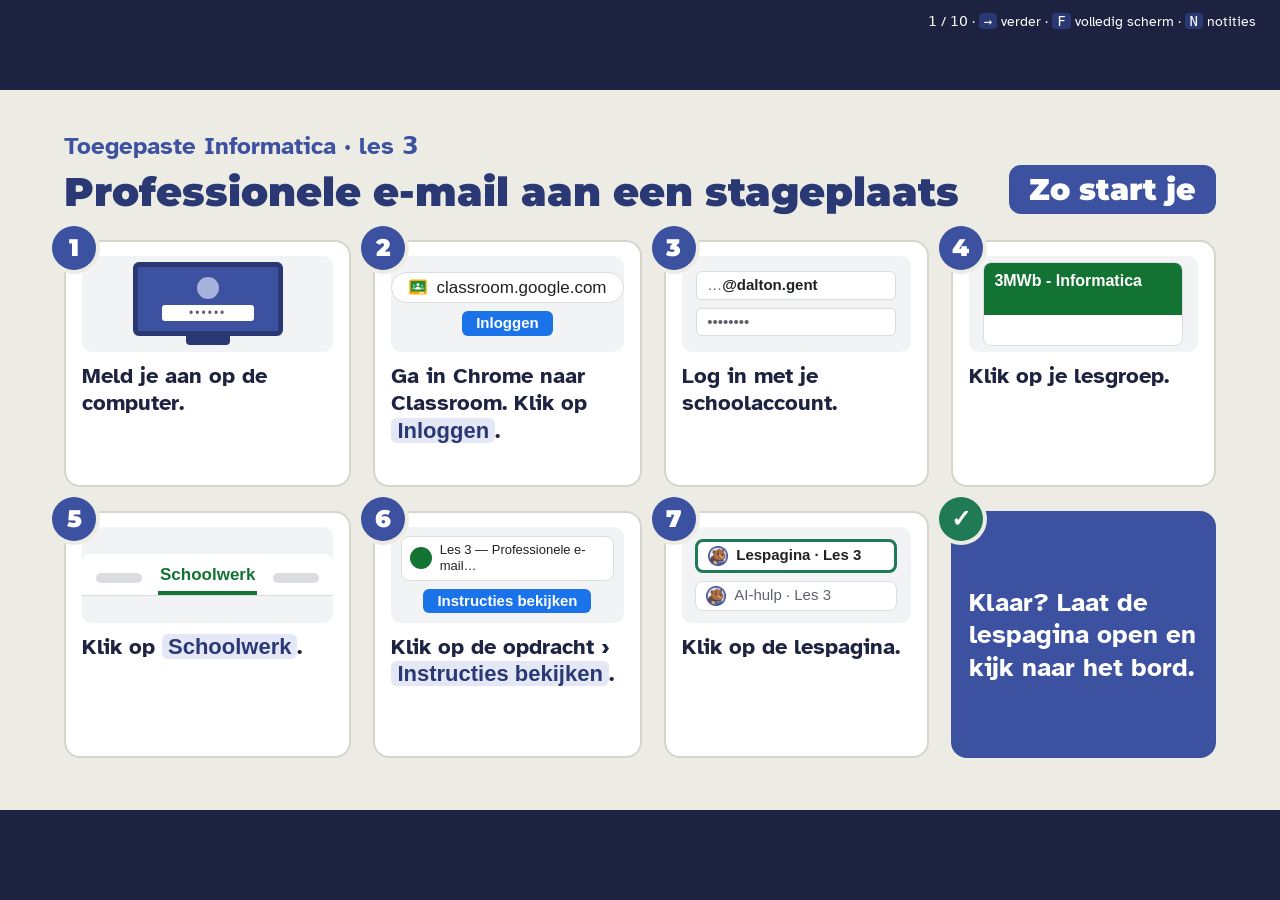
<file: presentatie.html>
<!DOCTYPE html>
<html lang="nl-BE">
<head>
  <meta charset="UTF-8">
  <meta name="viewport" content="width=device-width, initial-scale=1">
  <title>Professionele e-mail aan een stageplaats · dia's · De Speelboom</title>
  <link rel="icon" href="assets/speelboom-icon.svg" type="image/svg+xml">
  <link rel="stylesheet" href="css/slides.css">
  <style>
    .klok { font-size: 22px; color: #4D5573; }
    .compact .two { flex: 0 0 auto; }
    .compact .panel p { margin-bottom: 10px; }
    .compact .panel p:last-child { margin-bottom: 0; }
    .steps2 { columns: 2; column-gap: 40px; margin: 0; }
    .steps2 li { font-size: 25px; margin-bottom: 6px; break-inside: avoid; }
    .steps1 { margin: 0; padding-left: 1.2em; }
    .steps1 li { font-size: 27px; margin-bottom: 9px; }
    .steps1 li:last-child { margin-bottom: 0; }
    .qcol .opt { font-size: 26px; padding: 10px 18px; }
    /* Een nagemaakt venster "Nieuw bericht" (dia 4 en 6) */
    .venster { background: #fff; border: 2px solid #C4C7C5; border-radius: 14px 14px 8px 8px; overflow: hidden; font-family: Arial, sans-serif; color: #202124; box-shadow: 0 8px 24px rgba(29,35,64,.15); }
    .venster .vk { background: #F2F6FC; font-weight: 700; font-size: 20px; padding: 8px 18px; }
    .venster .vv { display: flex; gap: 16px; border-bottom: 1px solid #E3E3E3; padding: 7px 18px; font-size: 20px; }
    .venster .vv span:first-child { color: #5F6368; width: 110px; flex-shrink: 0; }
    .venster .vt { padding: 12px 18px 6px; font-size: 20px; }
    .venster .vt p { font-size: 20px; margin: 0 0 12px; line-height: 1.35; }
    .venster .lijn { display: block; height: 10px; border-radius: 5px; background: #E1E3EC; margin: 0 0 10px; }
    .venster .vf { padding: 4px 18px 14px; }
    .venster .verz { display: inline-block; background: #0B57D0; color: #fff; font-weight: 700; font-size: 18px; border-radius: 99px; padding: 5px 20px; }
    .leeg { color: #A0372A; font-style: italic; }
    /* dia 4: zes delen, met labels die één voor één verschijnen */
    .delen { display: grid; grid-template-columns: 1fr 330px; gap: 34px; flex: 1; min-height: 0; align-items: start; }
    .labels { list-style: none; padding: 0 !important; margin: 0; counter-reset: d; }
    .labels li { counter-increment: d; font-size: 26px; margin: 0 0 16px; display: flex; align-items: center; gap: 14px; }
    .labels li::before { content: counter(d); width: 44px; height: 44px; flex-shrink: 0; border-radius: 50%; background: var(--navy); color: #fff; font-family: "Montserrat", Arial, sans-serif; font-weight: 900; font-size: 22px; display: grid; place-items: center; }
    /* dia 5: twee tabbladen */
    .tabbalk { display: flex; gap: 6px; background: #DEE1E6; border-radius: 14px 14px 0 0; padding: 10px 12px 0; font-family: Arial, sans-serif; }
    .tabbalk span { background: #F1F3F4; border-radius: 10px 10px 0 0; padding: 10px 22px; font-size: 21px; color: #3C4043; }
    .tabbalk span.aan { background: #fff; font-weight: 700; color: #202124; }
    .tabonder { background: #fff; border: 2px solid #DEE1E6; border-top: 0; border-radius: 0 0 14px 14px; height: 40px; }
    .uitleg3 { display: grid; grid-template-columns: repeat(3, 1fr); gap: 22px; margin-top: 26px; }
    .uitleg3 .panel { font-size: 24px; line-height: 1.35; }
    .uitleg3 .panel b { display: block; font-family: "Montserrat", Arial, sans-serif; color: var(--navy-deep); font-size: 26px; margin-bottom: 6px; }
    .rij1 { display: grid; grid-template-columns: 1fr 1fr; gap: 22px; margin-top: 18px; }
    .rij1 .panel { font-size: 24px; }
  </style>
</head>
<body>
<div class="hud"><span id="counter"></span> · <kbd>→</kbd> verder · <kbd>F</kbd> volledig scherm · <kbd>N</kbd> notities</div>
<div class="deck"><div class="stage">

<!-- 1 · vaste startdia -->
<section class="slide start">
  <div class="start-kop">
    <div>
      <p class="kicker">Toegepaste Informatica · les 3</p>
      <h1>Professionele e-mail aan een stageplaats</h1>
    </div>
    <span class="start-zo">Zo start je</span>
  </div>
  <ol class="startroute">
    <li><div class="sr-beeld"><div class="pc-scherm"><span class="pc-avatar"></span><span class="pc-veld">••••••</span></div><div class="pc-voet"></div></div><span class="sr-tekst">Meld je aan op de computer.</span></li>
    <li><div class="sr-beeld"><span class="url-balk"><img class="logo" src="assets/logos/classroom.svg" alt="">classroom.google.com</span><span class="url-knop">Inloggen</span></div><span class="sr-tekst">Ga in Chrome naar Classroom. Klik op <span class="knop">Inloggen</span>.</span></li>
    <li><div class="sr-beeld"><span class="login-veld">…<b>@dalton.gent</b></span><span class="login-veld">••••••••</span></div><span class="sr-tekst">Log in met je schoolaccount.</span></li>
    <li><div class="sr-beeld"><div class="lesgroep"><span class="lesgroep-kop">3MWb - Informatica</span></div></div><span class="sr-tekst">Klik op je lesgroep.</span></li>
    <li><div class="sr-beeld"><div class="tabs"><span class="tab-grijs"></span><span class="tab-aan">Schoolwerk</span><span class="tab-grijs"></span></div></div><span class="sr-tekst">Klik op <span class="knop">Schoolwerk</span>.</span></li>
    <li><div class="sr-beeld"><span class="opdr-rij"><span class="opdr-ic"></span>Les 3 — Professionele e-mail…</span><span class="opdr-link">Instructies bekijken</span></div><span class="sr-tekst">Klik op de opdracht › <span class="knop">Instructies bekijken</span>.</span></li>
    <li><div class="sr-beeld"><span class="bijl-chip aan"><img class="logo" src="assets/logos/lespagina.webp" alt="">Lespagina · Les 3</span><span class="bijl-chip"><img class="logo" src="assets/logos/lespagina.webp" alt="">AI-hulp · Les 3</span></div><span class="sr-tekst">Klik op de lespagina.</span></li>
    <li class="klaar">Klaar? Laat de lespagina open en kijk naar het bord.</li>
  </ol>
  <template class="note">
    <p><strong>Instructie, 0–2'. De vaste startdia</strong> (elke les dezelfde, voor alle klassen). Laat ze op het bord staan terwijl de leerlingen aanmelden.</p>
    <p>Het <strong>wachtwoord van de computers</strong> staat niet op de dia: de dia's staan openbaar online. Zeg het, of schrijf het op het bord.</p>
    <p>Ga verder als de meesten de lespagina open hebben. Wie vastzit bij stap 4 tot 6: wijs de tegel aan, en help daarna, niet ervoor.</p>
  </template>
</section>

<!-- 2 -->
<section class="slide met-mascotte" data-answer>
  <img class="mascotte" src="assets/mascotte/dalton_denken.webp" alt="" width="240" height="240">
  <p class="kicker">Lesstart · 3 minuten</p>
  <h2>Weet je het nog?</h2>
  <div class="qcol">
    <p style="font-size:30px;font-weight:700;margin:0 0 8px">Waar bewaar je je stagewerk?</p>
    <div class="opts">
      <div class="opt"><span class="n">A</span>In Downloads, op de computer van de klas</div>
      <div class="opt right"><span class="n">B</span>In je Drive, in je stageportfolio</div>
      <div class="opt"><span class="n">C</span>Op het bureaublad</div>
    </div>
  </div>
  <p class="answer">In Drive staat het overal waar je aanmeldt. Vandaag: een e-mail aan je stageplaats.</p>
  <template class="note">
    <p><strong>Lesstart (3'), ophalen uit les 2.</strong> Iedereen antwoordt tegelijk met vingers: 1, 2 of 3 vingers voor A, B of C. Druk daarna op → voor het antwoord.</p>
    <p>Wie A kiest: <em>"Kan je dat bestand thuis openen?"</em> Wie C kiest: <em>"Staat het bureaublad van deze computer ook thuis?"</em></p>
    <p>Eén zin over les 2: <em>"Bij de meesten liep het moeilijk. Vandaag werk je in één document: je werkdocument."</em></p>
  </template>
</section>

<!-- 3 -->
<section class="slide met-mascotte">
  <img class="mascotte" src="assets/mascotte/dalton_wijzen_links.webp" alt="" width="240" height="240">
  <p class="kicker">Ik doe · dia 1 van 4</p>
  <h2>Wat kan je straks?</h2>
  <ul class="rules">
    <li>Je schrijft een e-mail aan iemand die je <strong>nog niet kent</strong>: je mentor.</li>
    <li>Je kiest tussen <strong>Aan</strong>, <strong>Cc</strong> en <strong>Bcc</strong>.</li>
    <li>Je gebruikt de vaste delen: <strong>onderwerp</strong>, <strong>aanspreking</strong>, <strong>bericht</strong> en <strong>slotgroet</strong>.</li>
  </ul>
  <p class="klok" style="margin-top:8px">Vandaag geen Gmail: je schrijft in je werkdocument, in een venster dat eruitziet als Gmail.</p>
  <template class="note"><p><strong>Ik doe, 0'30".</strong> Lesdoel voorlezen, niet toelichten. Zeg dat er niets echt verstuurd wordt: ze leveren het werkdocument in.</p></template>
</section>

<!-- 4 -->
<section class="slide">
  <p class="kicker">Ik doe · dia 2 van 4 · het eindproduct</p>
  <h2>Een e-mail in zes delen</h2>
  <div class="delen">
    <div class="venster">
      <div class="vk">Nieuw bericht</div>
      <div class="vv"><span>Aan</span><span>lien.verhoeven@despeelboom.example</span></div>
      <div class="vv"><span>Cc</span><span>ilse.wouters@school.example</span></div>
      <div class="vv"><span>Onderwerp</span><span>Kennismaking stagiair …</span></div>
      <div class="vt">
        <p>Beste mevrouw Verhoeven,</p>
        <span class="lijn" style="width:92%"></span><span class="lijn" style="width:80%"></span><span class="lijn" style="width:62%"></span>
        <p style="margin-top:14px">Met vriendelijke groeten,</p>
        <span class="lijn" style="width:38%"></span>
      </div>
      <div class="vf"><span class="verz">Verzenden</span></div>
    </div>
    <ol class="labels">
      <li class="reveal-item"><span><strong>Aan</strong>: je mentor</span></li>
      <li class="reveal-item"><span><strong>Cc</strong>: leest mee</span></li>
      <li class="reveal-item"><span><strong>Onderwerp</strong>: waarover?</span></li>
      <li class="reveal-item"><span><strong>Aanspreking</strong> met een komma</span></li>
      <li class="reveal-item"><span><strong>Bericht</strong>: wie, waarom, vraag</span></li>
      <li class="reveal-item"><span><strong>Slotgroet</strong> en je naam</span></li>
    </ol>
  </div>
  <template class="note">
    <p><strong>Ik doe, 1'30". Het eindproduct.</strong> Wijs elk deel aan in het venster en druk telkens op → voor het label.</p>
    <p>Bij Cc: <em>"Je stagebegeleider van school wil meelezen, maar moet niets doen."</em> Bij de aanspreking: <em>"Je kent haar niet. Dus geen voornaam, en u in plaats van je."</em></p>
    <p>Het bericht toon je niet: dat schrijven ze zelf, met het bouwplan van stap 5.</p>
  </template>
</section>

<!-- 5 -->
<section class="slide">
  <p class="kicker">Ik doe · dia 3 van 4 · demo</p>
  <h2>Lezen hier, schrijven daar</h2>
  <div class="tabbalk"><span class="aan">Lespagina · Les 3</span><span>Stagemail</span></div>
  <div class="tabonder"></div>
  <div class="uitleg3">
    <div class="panel"><b>1 · De opdracht</b>Daar begin je. Rechts, bij <em>Jouw werk</em>: je werkdocument en <em>Inleveren</em>.</div>
    <div class="panel"><b>2 · De lespagina</b>Daar lees je wat je moet doen.</div>
    <div class="panel"><b>3 · Stagemail</b>Daar schrijf je. Dat lever je in.</div>
  </div>
  <p class="reveal-item" style="margin-top:22px;font-size:27px"><strong>Wisselen?</strong> Klik bovenaan op het tabblad.</p>
  <template class="note">
    <p><strong>Ik doe, 2' — voordoen in je eigen browser</strong> (je eigen kopie van Stagemail: zie README, klaarzetten).</p>
    <ol>
      <li>Toon de opdracht: <em>"Hier staan twee dingen: de lespagina en je werkdocument met jouw naam."</em></li>
      <li>Klik op de lespagina: een nieuw tabblad. Ga terug en klik op Stagemail: nog een tabblad.</li>
      <li>Wissel twee keer tussen de tabbladen. Zeg: <em>"Lezen doe je in de lespagina, schrijven in Stagemail."</em></li>
      <li>Klik in Stagemail in het vak naast <em>Aan</em> en typ één letter: <em>"Zo schrijf je in het venster."</em> Wis de letter.</li>
    </ol>
    <p>Dit is het deel waar les 2 vastliep: neem er de tijd voor.</p>
  </template>
</section>

<!-- 6 -->
<section class="slide compact met-mascotte">
  <img class="mascotte" src="assets/mascotte/dalton_letop.webp" alt="" width="240" height="240">
  <p class="kicker">Ik doe · dia 4 van 4 · demo</p>
  <h2>Fout 1 doen we samen</h2>
  <div class="venster" style="max-width:860px">
    <div class="vv"><span>Aan</span><span>lien.verhoeven@despeelboom.example</span></div>
    <div class="vv"><span>Onderwerp</span><span class="leeg">(leeg)</span></div>
    <div class="vt"><p>hey lien</p><p>ik ben kobe en ik kom stage doen bij jullie. wanneer moet ik komen?? 😅</p><p>mvg</p></div>
  </div>
  <div class="rij1">
    <div class="panel reveal-item"><strong>Wat is er mis?</strong><br>Er is geen onderwerp.</div>
    <div class="panel reveal-item"><strong>Zo is het beter</strong><br>Kennismaking stagiair Kobe Martens – stage vanaf 16 november</div>
  </div>
  <template class="note">
    <p><strong>Ik doe, 1'30" — hardop denkend.</strong> <em>"Kobe stuurt dit aan iemand die hem niet kent. Wat ziet zij eerst? Het onderwerp. Dat is leeg."</em> Druk op → en nog eens →.</p>
    <p>Zeg: <em>"Dit staat al in deel 1 van je werkdocument. Er zijn nog vier fouten. Twee daarvan zoek jij."</em></p>
    <p>Benoem de andere fouten <strong>niet</strong>: dat is stap 2.</p>
  </template>
</section>

<!-- 7 · controle (sinds 11-10-2026) -->
<section class="slide" data-answer>
  <p class="kicker">Controle · iedereen antwoordt</p>
  <h2>Waar schrijf je je e-mail?</h2>
  <div class="qcol">
    <div class="opts">
      <div class="opt"><span class="n">A</span>In de lespagina</div>
      <div class="opt right"><span class="n">B</span>In Stagemail, je werkdocument</div>
      <div class="opt"><span class="n">C</span>In Gmail</div>
    </div>
  </div>
  <p class="answer">In Stagemail. Dat lever je in. De lespagina zegt wat je moet doen.</p>
  <template class="note">
    <p><strong>Controle (1'). Iedereen antwoordt tegelijk</strong>: 1, 2 of 3 vingers voor A, B of C. Kijk rond en onthoud wie A of C toont.</p>
    <p>Wie A kiest: <em>"Wat doe je in de lespagina: lezen of schrijven?"</em> Wie C kiest: <em>"Hebben jullie Gmail op je schoolaccount?"</em></p>
    <p>Druk op → voor het antwoord. Wie fout had, komt zo meteen 3 tot 5 minuten bij je.</p>
  </template>
</section>

<!-- 8 · samen stap 1 (sinds 11-10-2026) -->
<section class="slide">
  <p class="kicker">Samen · 3 minuten</p>
  <h2>Iedereen doet stap 1</h2>
  <div class="panel">
    <ol class="steps1">
      <li>Open de lespagina. Klik op <strong>Stap 1 · Klaarzetten</strong>.</li>
      <li>Open <strong>Stagemail</strong>. Lees het kader <em>Je stage</em>.</li>
      <li>Klaar? Steek je <strong>duim</strong> op.</li>
    </ol>
  </div>
  <template class="note">
    <p><strong>Samen (3').</strong> Iedereen doet stap 1 tegelijk. Loop rond en kijk naar de schermen: lespagina en Stagemail open, in twee tabbladen, en het kader <em>Je stage</em> in beeld?</p>
    <p>Duim op bij de meesten: ga naar de volgende dia. Wie op de controlevraag fout had of hier vastloopt, blijft 3 tot 5 minuten bij je. De rest begint aan stap 2.</p>
    <p><strong>Nieuw op de lespagina</strong> (proef, 11-10-2026): bovenaan elke stap staat <em>Stap voor stap</em> / <em>Kort</em>. Zeg één zin: <em>"Weet je niet hoe het moet? Laat Stap voor stap aan, dan zie je elk klein stapje met een beeld. Kan je het al? Kies Kort."</em></p>
  </template>
</section>

<!-- 9 -->
<section class="slide compact met-mascotte">
  <img class="mascotte" src="assets/mascotte/dalton_laptop.webp" alt="" width="240" height="240">
  <p class="kicker">Keuzewerktijd · <span class="eindtijd">40 minuten</span></p>
  <h2>Zo werk je verder</h2>
  <div class="two" style="grid-template-columns: 1.6fr 1fr">
    <div>
      <ol class="steps1 kloklijst" data-lesmomenten="2026-10-12/15.25/16.15/3MWb/9" data-beltijden="8.25-9.15 9.15-10.05 10.25-11.15 11.15-12.05 12.05-12.55 13.45-14.35 14.35-15.25 15.25-16.15 16.15-17.05">
        <li data-min="3" data-samen>Klaarzetten <span class="klok tijd">samen &#10003;</span></li>
        <li data-min="7">Wat is er mis? <span class="klok tijd">7'</span></li>
        <li data-min="5">Aan, Cc of Bcc? <span class="klok tijd">5'</span></li>
        <li data-min="6">Het begin van je e-mail <span class="klok tijd">6'</span></li>
        <li data-min="10">Je bericht <span class="klok tijd">10'</span></li>
        <li data-min="5">Nalezen met je buur <span class="klok tijd">5'</span></li>
        <li data-min="4">Controleren en inleveren <span class="klok tijd">4'</span></li>
      </ol>
    </div>
    <div class="panel navy">
      <p style="font-size:25px"><strong>Vast?</strong></p>
      <p style="font-size:26px">1. <em>Toon stapjes</em><br>2. Je buur<br>3. AI-hulp<br>4. Ik</p>
      <p style="margin-top:14px;font-size:22px">Vink af in de <strong>checklist</strong>.</p>
    </div>
  </div>
  <p class="klok" style="margin-top:18px;font-size:25px">
    <strong>Alles staat in de opdracht in <span class="met-logo"><img class="logo" src="assets/logos/classroom.svg" alt="">Google Classroom</span></strong> <em>Les 3 — Professionele e-mail aan een stageplaats</em>: de lespagina, de AI-hulp en rechts onder <em>Jouw werk</em> je werkdocument Stagemail.
    Je levert je <strong>werkdocument</strong> in.<br>Adres: jonasdaltongent.github.io/Stagemail-Speelboom/<!-- PAS AAN --></p>
  <template class="note">
    <p><strong>Keuzewerktijd.</strong> Laat deze dia staan zolang ze werken. <strong>De kloktijden</strong> komen uit de planning: buiten de les toont de dia de uren van het geplande lesmoment (met de dag erbij, zoals nu); tijdens dat lesmoment rekent ze vanaf nu tot de bel, min 1 minuut voor de exitvraag. Te vroeg getoond, of geef je de les op een ander uur? Druk op <strong>T</strong>: dan rekent de dia vanaf nu tot de bel.</p>
    <p>Eerste rondgang (stap 1–2): heeft iedereen de lespagina én Stagemail open, in twee tabbladen? Dat eerst, voor alles.</p>
    <p>Tweede rondgang (stap 4–5): Aan en Cc juist overgetypt? <em>u</em> in plaats van <em>je</em>? Laat wie klaar is met stap 5 al een buur zoeken voor stap 6.</p>
    <p><strong>Vergeet niet</strong> het adres op deze dia aan te passen als de repository anders heet.</p>
  </template>
</section>

<!-- 8 -->
<section class="slide met-mascotte" data-answer>
  <img class="mascotte" src="assets/mascotte/dalton_hulp.webp" alt="" width="240" height="240">
  <p class="kicker">Afsluiten · laatste minuut</p>
  <h2>Je mentor krijgt elke dag veel e-mails</h2>
  <p style="font-size:34px;font-weight:700;margin-top:10px">Waarom helpt een duidelijk onderwerp haar?</p>
  <p class="answer" style="font-size:30px">Ze ziet meteen van wie de e-mail is en waarover het gaat. En ze vindt hem later terug.</p>
  <p style="margin-top:40px">Volgende les, <strong>maandag 26 oktober</strong>: een bericht aan de ouders van een kind.</p>
  <template class="note">
    <p><strong>Afsluiting, laatste minuut van de keuzewerktijd.</strong> Twee of drie leerlingen antwoorden; druk dan op → voor het antwoord. Dezelfde vraag staat in deel 5 van het werkdocument.</p>
    <p>Zeg mondeling dat wie niet klaar is, toch inlevert.</p>
    <p>Maandag 19 oktober is er geen les (studienamiddag).</p>
  </template>
</section>

</div></div>
<div class="notes" id="notes"></div>
<script src="js/slides.js"></script>
</body>
</html>
</file>
<file: css/style.css>
/* ==========================================================================
   Les 3 · Professionele e-mail aan een stageplaats (De Speelboom) — leerlingentool
   Toegepaste Informatica · 2de graad Maatschappij en welzijn
   (dubbele finaliteit) · GO! Dalton Gent · 3MWb
   Uit _sjablonen/lespakket (09-10-2026): met de startpagina "Wat heb je nodig?",
   de rij "Vast?", de AI-hulp (verborgen tot data-ai-hulp="aan") en het e-mailvenster.

   Opbouw naar het voorbeeld van PedalPro (rustig, één ding tegelijk):
     links   de route (stappenlijst, altijd zichtbaar)
     midden  één stap: titel · één zin · wat moet je doen · één tip · klaar als
     rechts  de checklist met concrete taken (altijd zichtbaar)
   Op een half scherm (< 900 px) staat alles onder elkaar en toont de checklist
   alleen de taken van de stap waarin je zit.

   Huisstijl: Dalton-kleuren. Geen externe bestanden: lettertypes staan in
   assets/fonts (OFL-licentie), pictogrammen staan als SVG in index.html.
   ========================================================================== */

@font-face { font-family: "Atkinson"; src: url("../assets/fonts/atkinson-regular.woff2") format("woff2"); font-weight: 400; font-style: normal; font-display: swap; }
@font-face { font-family: "Atkinson"; src: url("../assets/fonts/atkinson-bold.woff2") format("woff2"); font-weight: 700; font-style: normal; font-display: swap; }
@font-face { font-family: "Atkinson"; src: url("../assets/fonts/atkinson-italic.woff2") format("woff2"); font-weight: 400; font-style: italic; font-display: swap; }
/* Atkinson tekent de nul met een schuine streep (lijkt op Ø). Cijfers daarom uit een systeemlettertype. */
@font-face { font-family: "Atkinson"; src: local("Segoe UI"), local("SegoeUI"), local("Arial"), local("Helvetica"), local("Roboto"); font-weight: 400; unicode-range: U+0030-0039; }
@font-face { font-family: "Atkinson"; src: local("Segoe UI Bold"), local("SegoeUI-Bold"), local("Arial Bold"), local("Arial-BoldMT"), local("Helvetica Bold"), local("Roboto Bold"); font-weight: 700; unicode-range: U+0030-0039; }
@font-face { font-family: "Montserrat"; src: url("../assets/fonts/montserrat-heavy.woff2") format("woff2"); font-weight: 700 900; font-style: normal; font-display: swap; }

:root {
  /* Dalton Gent-huisstijl */
  --navy: #3C51A0;
  --navy-deep: #2A3973;
  --peri: #A7B1DE;
  --peri-soft: #EEF0F9;
  --blush: #FCD6CF;
  --blush-soft: #FEF3F0;
  --paper: #FFFFFF;
  --bg: #F4F5F9;

  --ink: #1D2340;
  --muted: #545B78;
  --line: #E1E3EC;

  --ok: #1F7A55;
  --ok-soft: #EAF6F0;
  --warn: #A0372A;
  --warn-soft: #FDF1EE;
  --tip: #8A5A00;
  --tip-soft: #FFF7E3;

  --radius: 16px;
  --radius-sm: 10px;
  --shadow: 0 1px 2px rgba(29, 35, 64, .05), 0 6px 20px rgba(29, 35, 64, .06);

  --body: "Atkinson", "Segoe UI", Arial, sans-serif;
  --head: "Montserrat", "Segoe UI", Arial, sans-serif;
  --mono: "Courier New", Consolas, monospace;
}

* { box-sizing: border-box; }
html { -webkit-text-size-adjust: 100%; }
body {
  margin: 0;
  font-family: var(--body);
  font-size: 17px;
  line-height: 1.6;
  color: var(--ink);
  background: var(--bg);
}
h1, h2, h3 { font-family: var(--head); color: var(--navy-deep); line-height: 1.2; margin: 0; }
p { margin: 0 0 .8rem; }
p:last-child { margin-bottom: 0; }
a { color: var(--navy); }
code { font-family: var(--mono); font-size: .92em; background: var(--peri-soft); padding: .05rem .3rem; border-radius: 5px; overflow-wrap: anywhere; }
:focus-visible { outline: 3px solid var(--navy); outline-offset: 2px; border-radius: 6px; }
[hidden] { display: none !important; }

/* Pictogrammen (SVG-symbolen bovenaan index.html) */
.ic { width: 1.15em; height: 1.15em; flex-shrink: 0; fill: none; stroke: currentColor; stroke-width: 2; stroke-linecap: round; stroke-linejoin: round; vertical-align: -.2em; }

/* Knop- en toetsnamen */
.ui { font-weight: 700; color: var(--navy-deep); background: var(--peri-soft); padding: 0 .35rem; border-radius: 5px; white-space: nowrap; }
.key { display: inline-block; font-weight: 700; font-size: .9em; border: 1px solid #C4C7D4; border-bottom-width: 3px; border-radius: 6px; background: #fff; padding: 0 .35rem; white-space: nowrap; }

/* ---------- Kopbalk ---------- */
.topbar { background: var(--paper); border-bottom: 1px solid var(--line); }
.topbar-inner { max-width: 1440px; margin: 0 auto; padding: .7rem 1.2rem; display: flex; align-items: center; gap: 1rem; }
.brand { display: flex; align-items: center; gap: .9rem; text-decoration: none; min-width: 0; }
.brand img { height: 36px; width: auto; display: block; flex-shrink: 0; }
.brand-lesson { font-family: var(--head); font-weight: 800; font-size: 1rem; color: var(--navy-deep); white-space: nowrap; overflow: hidden; text-overflow: ellipsis; padding-left: .9rem; border-left: 1px solid var(--line); }
.topbar-spacer { flex: 1; }
.dalton-mark { height: 30px; width: auto; display: block; }

/* ---------- Drie kolommen ---------- */
.layout {
  max-width: 1440px; margin: 0 auto; padding: 1.25rem 1.2rem 3rem;
  display: grid; grid-template-columns: 250px minmax(0, 1fr) 300px; gap: 1.25rem; align-items: start;
}

/* ---------- Links: de route ---------- */
.route { background: var(--paper); border-radius: var(--radius); box-shadow: var(--shadow); padding: 1rem .75rem; position: sticky; top: 1rem; }
.route-title { font-size: .78rem; font-weight: 700; letter-spacing: .08em; text-transform: uppercase; color: var(--muted); padding: 0 .6rem .5rem; margin: 0; }
.route-group { font-size: .78rem; font-weight: 700; color: var(--navy); background: var(--peri-soft); border-radius: 8px; padding: .3rem .6rem; margin: .8rem .3rem .35rem; }
.nav-btn {
  display: flex; align-items: center; gap: .7rem; width: 100%;
  font: inherit; font-size: .97rem; text-align: left; color: var(--ink);
  background: none; border: 0; border-radius: var(--radius-sm); padding: .5rem .6rem; cursor: pointer;
  position: relative;
}
.nav-btn:hover { background: var(--peri-soft); }
.nav-num {
  width: 1.9rem; height: 1.9rem; border-radius: 50%; flex-shrink: 0;
  display: inline-flex; align-items: center; justify-content: center;
  background: #ECEDF3; color: var(--muted); font-weight: 700; font-size: .9rem;
}
.nav-btn[aria-current="step"] { background: var(--peri-soft); font-weight: 700; color: var(--navy-deep); }
.nav-btn[aria-current="step"]::before { content: ""; position: absolute; left: -.75rem; top: .45rem; bottom: .45rem; width: 4px; border-radius: 0 4px 4px 0; background: var(--navy); }
.nav-btn[aria-current="step"] .nav-num { background: var(--navy); color: #fff; }
.nav-btn.done .nav-num { background: var(--ok); color: #fff; }
.nav-btn .nav-check { display: none; }
.nav-btn.done .nav-check { display: block; }
.nav-btn.done .nav-n { display: none; }
.nav-btn.extra .nav-num { background: var(--blush-soft); color: var(--warn); border: 1px dashed #E7A99C; }

/* ---------- Midden: één stap ---------- */
.pane { display: none; }
.pane.active { display: block; }
.card { background: var(--paper); border-radius: var(--radius); box-shadow: var(--shadow); overflow: hidden; }
.card-head { padding: 1.4rem 1.8rem 1.2rem; border-bottom: 1px solid var(--line); background: linear-gradient(180deg, #FBFBFE, #fff); }
.tags { display: flex; flex-wrap: wrap; gap: .45rem; margin-bottom: .65rem; }
.tag { display: inline-flex; align-items: center; gap: .35rem; font-size: .8rem; font-weight: 700; border-radius: 99px; padding: .2rem .7rem; }
.tag-step { background: var(--navy); color: #fff; }
.tag-where { background: var(--peri-soft); color: var(--navy-deep); }
.tag-extra { background: var(--blush); color: var(--warn); }
.card-head h1, .card-head h2 { font-size: 1.55rem; font-weight: 800; }
.card-body { padding: 1.5rem 1.8rem 1.6rem; }

.intro { font-size: 1.05rem; color: var(--muted); margin-bottom: 1.3rem; }

/* "Wat moet je doen?" */
.todo-box { background: #FAFAFD; border: 1px solid var(--line); border-radius: var(--radius-sm); padding: 1.1rem 1.25rem; }
.todo-box h3 { display: flex; align-items: center; gap: .5rem; font-size: 1rem; margin-bottom: .8rem; }
.todo { list-style: none; counter-reset: act; padding: 0; margin: 0; }
.todo > li { counter-increment: act; position: relative; padding-left: 2.4rem; margin-bottom: .85rem; }
.todo > li:last-child { margin-bottom: 0; }
.todo > li::before {
  content: counter(act); position: absolute; left: 0; top: .05rem;
  width: 1.65rem; height: 1.65rem; border-radius: 50%;
  background: var(--navy); color: #fff; font-weight: 700; font-size: .85rem;
  display: flex; align-items: center; justify-content: center;
}
.todo .sub { display: block; color: var(--muted); font-size: .93rem; margin-top: .2rem; }
/* knop naar een bestand in een stap (stap 3: het zip-bestand uit de opdracht), op een eigen regel */
.todo .btn-dl { display: flex; width: fit-content; margin: .45rem 0 .15rem; }

/* Eén tip per stap */
.tip { display: flex; gap: .7rem; align-items: flex-start; background: var(--tip-soft); border-radius: var(--radius-sm); padding: .85rem 1rem; margin-top: 1.1rem; }
.tip .ic { color: var(--tip); margin-top: .15rem; }
.tip.warn { background: var(--warn-soft); }
.tip.warn .ic { color: var(--warn); }

/* Hulp: dichtgeklapt, alleen voor wie het nodig heeft */
.help { margin-top: 1rem; border: 1px solid var(--line); border-radius: var(--radius-sm); }
.help summary { cursor: pointer; padding: .7rem 1rem; font-weight: 700; color: var(--navy); list-style: none; display: flex; align-items: center; gap: .5rem; }
.help summary::-webkit-details-marker { display: none; }
.help summary::after { content: "+"; margin-left: auto; font-size: 1.2rem; line-height: 1; color: var(--muted); }
.help[open] summary::after { content: "–"; }
.help-body { padding: 0 1rem .9rem; }
.help-body > :last-child { margin-bottom: 0; }

/* "Klaar als" */
.result { display: flex; gap: .7rem; align-items: flex-start; background: var(--ok-soft); border-radius: var(--radius-sm); padding: .85rem 1rem; margin: 1.1rem 0 0; }
.result .ic { color: var(--ok); margin-top: .15rem; }

/* Vorige / volgende */
.card-nav { display: flex; justify-content: space-between; gap: .75rem; padding: 1rem 1.8rem 1.4rem; }
.btn {
  display: inline-flex; align-items: center; gap: .4rem;
  font: inherit; font-weight: 700; font-size: .95rem; cursor: pointer; text-decoration: none;
  background: var(--paper); color: var(--navy-deep); border: 2px solid var(--line); border-radius: 99px; padding: .5rem 1.1rem;
}
.btn:hover { border-color: var(--peri); }
.btn-primary { background: var(--navy); border-color: var(--navy); color: #fff; margin-left: auto; }
.btn-primary:hover { background: var(--navy-deep); border-color: var(--navy-deep); }

/* ---------- Rechts: de checklist ---------- */
.checklist { background: var(--paper); border-radius: var(--radius); box-shadow: var(--shadow); position: sticky; top: 1rem; max-height: calc(100vh - 2rem); display: flex; flex-direction: column; overflow: hidden; }
.cl-head { background: var(--navy); color: #fff; padding: 1rem 1.2rem; }
.cl-head h2 { color: #fff; font-size: 1.05rem; margin-bottom: .55rem; }
.cl-bar { height: 8px; background: rgba(255, 255, 255, .25); border-radius: 99px; overflow: hidden; }
.cl-fill { height: 100%; width: 0; background: #fff; border-radius: 99px; transition: width .3s; }
.cl-count { font-size: .85rem; margin: .45rem 0 0; opacity: .9; }
.cl-body { overflow-y: auto; padding: .6rem 1rem 1rem; }
.cl-group { padding: .5rem 0; border-bottom: 1px solid var(--line); }
.cl-group:last-child { border-bottom: 0; }
.cl-group h3 { font-family: var(--body); font-size: .8rem; font-weight: 700; letter-spacing: .04em; text-transform: uppercase; color: var(--muted); margin: .3rem 0 .35rem; }
.cl-group.done h3 { color: var(--ok); }
.cl-group.current h3 { color: var(--navy); }
.cl-item { display: flex; gap: .6rem; align-items: flex-start; padding: .3rem .2rem; border-radius: 8px; cursor: pointer; font-size: .95rem; line-height: 1.4; }
.cl-item:hover { background: var(--peri-soft); }
.cl-item input { width: 20px; height: 20px; margin: .05rem 0 0; accent-color: var(--ok); flex-shrink: 0; cursor: pointer; }
.cl-item input:checked + span { color: var(--muted); text-decoration: line-through; text-decoration-color: rgba(84, 91, 120, .5); }
.cl-foot { padding: .7rem 1rem 1rem; border-top: 1px solid var(--line); display: flex; flex-wrap: wrap; gap: .5rem; align-items: center; }
.cl-foot .btn { font-size: .85rem; padding: .35rem .8rem; }
.cl-note { font-size: .8rem; color: var(--muted); margin: 0; flex-basis: 100%; }
.cl-toggle { display: none; }

/* ---------- Filmpje in Hulp nodig? ---------- */
.help-video { margin: .6rem 0 .8rem; }
.help-video video { width: 100%; max-width: 640px; height: auto; display: block; background: #000;
  border: 1px solid var(--line); border-radius: var(--radius-sm); }
.help-video figcaption { font-size: .88rem; color: var(--muted); margin-top: .3rem; }
/* instructiefilmpje bij een stap: speelt vanzelf, zonder geluid, en herhaalt zich */
.clip { margin: 1rem 0 0; }
.clip video { width: 100%; max-width: 760px; height: auto; display: block; background: #fff;
  border: 1px solid var(--line); border-radius: var(--radius-sm); }
.clip figcaption { font-size: .88rem; color: var(--muted); margin-top: .3rem; }

/* ---------- Startpagina ---------- */
.werkwijze { display: grid; grid-template-columns: repeat(3, minmax(0, 1fr)); gap: .8rem; margin: 0 0 .4rem; }
.werk-tegel { background: #FAFAFD; border: 1px solid var(--line); border-radius: var(--radius-sm); padding: .9rem 1rem; }
.werk-tegel .ic { width: 1.6rem; height: 1.6rem; color: var(--navy); margin-bottom: .35rem; display: block; }
.werk-tegel strong { display: block; color: var(--navy-deep); }
.werk-tegel span { font-size: .92rem; color: var(--muted); }
.werk-tegel.inleveren { background: var(--ok-soft); border-color: #BFE3D1; }
.werk-tegel.inleveren .ic { color: var(--ok); }
.doelen { margin: 0; padding-left: 1.2rem; }
.doelen li { margin-bottom: .3rem; }
.start-cta { text-align: center; margin-top: 1.4rem; }
.start-cta .btn-primary { margin-left: 0; font-size: 1.05rem; padding: .7rem 1.6rem; }
.sec { font-size: 1.02rem; margin: 1.4rem 0 .6rem; }
.sec:first-child { margin-top: 0; }

/* ---------- Theoriekaart ---------- */
.t-grid { display: grid; grid-template-columns: repeat(2, minmax(0, 1fr)); gap: .9rem; }
.t-card { border: 1px solid var(--line); border-radius: var(--radius-sm); padding: 1rem 1.1rem; font-size: .95rem; }
.t-card h3 { display: flex; align-items: center; gap: .55rem; font-size: 1rem; margin-bottom: .55rem; }
.t-card h3 .ic { width: 2rem; height: 2rem; padding: .4rem; border-radius: 9px; background: var(--peri-soft); color: var(--navy); }
.t-card ul { margin: 0; padding-left: 1.1rem; }
.t-card li { margin-bottom: .25rem; }
.t-card li:last-child { margin-bottom: 0; }
.t-card.wide { grid-column: 1 / -1; }
.t-card.warn h3 .ic { background: var(--warn-soft); color: var(--warn); }
.t-rows { width: 100%; border-collapse: collapse; }
.t-rows th, .t-rows td { text-align: left; vertical-align: top; padding: .3rem .4rem .3rem 0; border-bottom: 1px solid var(--line); }
.t-rows tr:last-child th, .t-rows tr:last-child td { border-bottom: 0; }
.t-rows th { white-space: nowrap; padding-right: .8rem; color: var(--navy-deep); }
.t-os { margin: .5rem 0 0; }  /* korte slotregel onder een kaartje */

/* ---------- Mappenboom ---------- */
.tree { font-family: Arial, Helvetica, sans-serif; font-size: .95rem; line-height: 1.75; background: #fff; border: 1px solid var(--line); border-radius: var(--radius-sm); padding: .8rem 1rem; margin: 1rem 0 0; }
.tree ul { list-style: none; margin: 0; padding-left: 1.4rem; border-left: 1px dotted var(--peri); }
.tree > ul { padding-left: 0; border-left: 0; }
.tree .fold::before { content: "📁 "; }
.tree .hint-txt { color: var(--muted); font-size: .86rem; }

/* ---------- Naamkaart ---------- */
.nameplate { border: 2px solid var(--navy); border-radius: var(--radius-sm); overflow: hidden; margin: 0 0 1.2rem; }
.nameplate-head { background: var(--navy); color: #fff; font-weight: 700; padding: .45rem 1rem; font-size: .92rem; }
.nameplate-body { padding: .9rem 1rem; }
.fname { font-family: var(--mono); font-size: 1.02rem; font-weight: 700; display: block; margin-bottom: .6rem; overflow-wrap: anywhere; background: none; padding: 0; }
.fname .d { background: #E4E8F6; padding: 0 .15rem; border-radius: 3px; }
.fname .o { background: #FCD6CF; padding: 0 .15rem; border-radius: 3px; }
.fname .v { background: #DDF1E6; padding: 0 .15rem; border-radius: 3px; }
.legend-name { list-style: none; padding: 0; margin: 0; font-size: .93rem; }
.legend-name li { padding-left: 1.5rem; position: relative; margin-bottom: .2rem; }
.legend-name li::before { content: "■"; position: absolute; left: 0; }
.legend-name li.d::before { color: #A7B1DE; }
.legend-name li.o::before { color: #F2A99C; }
.legend-name li.v::before { color: #9CCFB6; }

/* Kleine tabel in een stap */
.mini { width: 100%; border-collapse: collapse; font-size: .94rem; margin-top: 1rem; }
.mini th, .mini td { text-align: left; vertical-align: top; padding: .4rem .5rem; border-bottom: 1px solid var(--line); }
.mini tr:last-child td { border-bottom: 0; }
.mini th { color: var(--muted); font-size: .85rem; }
.mini td:first-child { font-weight: 700; white-space: nowrap; color: var(--navy-deep); }

/* ---------- Zelftest ---------- */
.quiz { margin: 0 0 1.3rem; }
.quiz-q { margin: 0 0 .8rem; padding: .9rem 1rem; background: #FAFAFD; border: 1px solid var(--line); border-radius: var(--radius-sm); }
.quiz-q > p:first-child { font-weight: 700; margin-bottom: .5rem; }
.opts { display: flex; flex-direction: column; gap: .4rem; }
.quiz-q button { font: inherit; text-align: left; cursor: pointer; background: #fff; border: 2px solid var(--line); border-radius: 8px; padding: .45rem .75rem; }
.quiz-q button:hover { border-color: var(--peri); }
.quiz-q button.right { border-color: var(--ok); background: var(--ok-soft); }
.quiz-q button.wrong { border-color: var(--warn); background: var(--warn-soft); }
.quiz-q .feedback { margin: .5rem 0 0; font-weight: 700; min-height: 1.2em; font-size: .93rem; }

/* ---------- Screenshot-plaatsen ---------- */
figure.shot { margin: 1rem 0 0; display: none; }
figure.shot.loaded { display: block; }
figure.shot img { max-width: 100%; height: auto; border: 1px solid var(--line); border-radius: var(--radius-sm); display: block; }
figure.shot figcaption { font-size: .88rem; color: var(--muted); margin-top: .3rem; }
body.teacher figure.shot:not(.loaded) { display: block; border: 2px dashed #E7A99C; background: var(--blush-soft); border-radius: var(--radius-sm); padding: .7rem .9rem; font-size: .88rem; color: var(--warn); }
.teacher-banner { display: none; }
body.teacher .teacher-banner { display: block; background: #7A2E22; color: #fff; text-align: center; padding: .35rem; font-weight: 700; font-size: .9rem; }

/* ---------- Klaar! ---------- */
.klaar-overlay { position: fixed; inset: 0; background: rgba(29, 35, 64, .45); display: flex; align-items: center; justify-content: center; padding: 1rem; z-index: 50; }
.klaar-card { background: #fff; border-radius: var(--radius); box-shadow: 0 20px 60px rgba(0, 0, 0, .25); max-width: 460px; width: 100%; padding: 1.8rem; text-align: center; }
.klaar-card > .ic { width: 3rem; height: 3rem; color: var(--ok); margin-bottom: .6rem; }
.klaar-card h2 { font-size: 1.4rem; margin-bottom: .6rem; }
.klaar-card .btn { margin-top: 1rem; }

footer.site { max-width: 1440px; margin: 0 auto; padding: 0 1.2rem 2rem; font-size: .85rem; color: var(--muted); }

/* ==========================================================================
   Startpagina: "Wat heb je nodig?" in beelden (sinds 09-10-2026, _afspraken/lespagina.md)
   De beelden zijn tekeningen in HTML en CSS, geen schermafbeeldingen.
   ========================================================================== */
.nodig { list-style: none; counter-reset: nodig; margin: .2rem 0 0; padding: 0; display: grid; grid-template-columns: repeat(3, minmax(0, 1fr)); gap: 1.6rem; }
.nodig-item { counter-increment: nodig; position: relative; display: flex; flex-direction: column; }
.nodig-item::before { content: counter(nodig); position: absolute; top: -.55rem; left: -.55rem; z-index: 1; width: 1.8rem; height: 1.8rem; border-radius: 50%; background: var(--navy); color: #fff; font-weight: 700; font-size: .95rem; display: flex; align-items: center; justify-content: center; box-shadow: 0 0 0 3px #fff; }
.nodig-item.inleveren::before { background: var(--ok); }
.nodig-item + .nodig-item::after { content: "→"; position: absolute; left: -1.3rem; top: 3.4rem; color: var(--navy); font-size: 1.2rem; font-weight: 700; line-height: 1; }
.nodig-naam { font-weight: 700; color: var(--navy-deep); margin: .65rem 0 .1rem; line-height: 1.3; }
.nodig-uitleg { font-size: .93rem; color: var(--muted); margin: 0; }
.nodig-item.inleveren .nodig-uitleg { color: var(--ok); font-weight: 700; }
.nodig-noot { font-size: .92rem; color: var(--muted); margin: 1rem 0 0; }

.mock { height: 136px; border: 1px solid var(--line); border-radius: var(--radius-sm); background: #fff; overflow: hidden; position: relative; font-family: Arial, Helvetica, sans-serif; box-shadow: 0 2px 8px rgba(29, 35, 64, .07); }
.mock .ic { width: .95rem; height: .95rem; }
/* de opdracht in Classroom */
/* de opdracht in Classroom, zoals de leerling ze ziet (demoleerling, 09-10-2026): de bijlagen in het
   midden, het eigen werkdocument en Inleveren rechts onder "Jouw werk" */
.mock-opdracht { padding: .6rem .6rem .6rem 1.45rem; display: grid; grid-template-columns: 1fr 1fr; gap: .45rem; }
.mo-midden { display: flex; flex-direction: column; gap: .38rem; min-width: 0; }
.mo-werk { display: flex; flex-direction: column; gap: .32rem; min-width: 0; border: 1px solid #DADCE0; border-radius: 8px; padding: .35rem .4rem; align-self: start; }
.mo-werk-kop { font-size: .66rem; font-weight: 700; color: #3C4043; }
.mo-chip { display: flex; align-items: center; gap: .35rem; min-width: 0; font-size: .72rem; color: #3C4043; border: 1px solid #DADCE0; border-radius: 6px; padding: .12rem .4rem; }
.mo-knop { font-size: .7rem; font-weight: 700; color: #fff; background: #137333; border-radius: 5px; padding: .12rem .4rem; text-align: center; }
.mo-titel { font-size: .78rem; font-weight: 700; color: #137333; line-height: 1.25; border-bottom: 2px solid #137333; padding-bottom: .3rem; white-space: nowrap; overflow: hidden; text-overflow: ellipsis; }
.mo-chip .ic { color: var(--navy); }
/* deze lespagina */
.mock-lespagina { background: var(--bg); }
.ml-balk { height: 16px; background: #fff; border-bottom: 1px solid var(--line); }
.ml-midden { display: flex; gap: .4rem; padding: .45rem; height: calc(100% - 16px); }
.ml-route { width: 22%; background: #fff; border-radius: 6px; display: flex; flex-direction: column; gap: .32rem; padding: .4rem; }
.ml-route span { width: .7rem; height: .7rem; border-radius: 50%; background: #ECEDF3; }
.ml-route span:first-child { background: var(--navy); }
.ml-stap { flex: 1; background: #fff; border-radius: 6px; padding: .45rem .55rem; display: flex; flex-direction: column; gap: .32rem; }
.ml-tag { align-self: flex-start; font-size: .62rem; font-weight: 700; color: #fff; background: var(--navy); border-radius: 99px; padding: 0 .45rem; }
.ml-lijn { height: 6px; border-radius: 3px; background: #E1E3EC; }
.ml-lijn.kort { width: 60%; }
.ml-hier { position: absolute; right: .55rem; bottom: .5rem; font-size: .68rem; font-weight: 700; color: var(--warn); background: var(--blush); border-radius: 99px; padding: .05rem .5rem; }
/* het werkdocument */
.mock-werkdocument { background: #F1F3F4; }
.mw-balk { display: flex; align-items: center; gap: .3rem; height: 22px; background: #fff; border-bottom: 1px solid #DADCE0; font-size: .7rem; font-weight: 700; color: #3C4043; padding: 0 .45rem 0 1.45rem; white-space: nowrap; overflow: hidden; }
.mw-balk .ic { color: #1A73E8; }
.mw-blad { margin: .45rem auto 0; width: 84%; height: 100%; background: #fff; box-shadow: 0 1px 3px rgba(0, 0, 0, .15); padding: .45rem; }
.mw-venster { border: 1px solid #9AA0A6; border-radius: 3px; font-size: .6rem; color: #5F6368; }
.mw-kop { background: #F2F6FC; color: #202124; font-weight: 700; padding: .08rem .3rem; }
.mw-veld { border-bottom: 1px solid #DADCE0; padding: .02rem .3rem; }
.mw-tekst { padding: .3rem; display: flex; flex-direction: column; gap: .22rem; }
.mw-tekst span { height: 4px; border-radius: 2px; background: #E1E3EC; }
.mw-tekst span.kort { width: 55%; }

/* vier beelden (een les met een werkplek naast het werkdocument, zoals Drive) */
.nodig.vier { grid-template-columns: repeat(4, minmax(0, 1fr)); gap: 1.3rem; }
.nodig.vier .nodig-item + .nodig-item::after { left: -1.15rem; }
.nodig.vier .mock-opdracht { grid-template-columns: minmax(0, 1fr); gap: .35rem; }  /* smal: Jouw werk onder de bijlagen */
.nodig.vier .mo-titel { display: none; }
.mo-chip span { min-width: 0; overflow: hidden; text-overflow: ellipsis; white-space: nowrap; }
/* een map in Drive */
.mock-drive { background: #fff; }
.md-balk { display: flex; align-items: center; height: 24px; padding: 0 .5rem 0 1.45rem; border-bottom: 1px solid #DADCE0; font-size: .68rem; color: #3C4043; white-space: nowrap; overflow: hidden; }
.md-rij { display: flex; align-items: center; gap: .35rem; padding: .28rem .6rem; border-bottom: 1px solid #F1F3F4; font-size: .7rem; color: #3C4043; }
.md-rij .ic { color: #5F6368; }
/* een document met een tabel */
.mw-rijen { display: grid; grid-template-columns: 1fr 2fr; border-top: 1px solid #DADCE0; border-left: 1px solid #DADCE0; }
.mw-rijen span { height: 13px; border-right: 1px solid #DADCE0; border-bottom: 1px solid #DADCE0; }

/* "Vast?": een rij genummerde stapjes; een verborgen stapje telt niet mee */
.vast { list-style: none; counter-reset: vast; margin: 0; padding: 0; display: flex; flex-wrap: wrap; gap: .55rem 1.5rem; align-items: center; }
.vast li { counter-increment: vast; position: relative; display: inline-flex; align-items: center; gap: .45rem; background: #FAFAFD; border: 1px solid var(--line); border-radius: 99px; padding: .3rem .85rem .3rem .35rem; font-size: .93rem; line-height: 1.3; }
.vast li::before { content: counter(vast); width: 1.45rem; height: 1.45rem; flex-shrink: 0; border-radius: 50%; background: var(--navy); color: #fff; font-weight: 700; font-size: .78rem; display: inline-flex; align-items: center; justify-content: center; }
.vast li .ic { color: var(--navy); }
.vast li + li::after { content: "›"; position: absolute; left: -1.05rem; color: var(--navy); font-weight: 700; }

/* AI-hulp (_afspraken/ai-hulp.md): alleen zichtbaar met <body data-ai-hulp="aan"> */
body:not([data-ai-hulp="aan"]) .ai-hulp { display: none !important; }

/* genummerde lijst op een kaartje van de theoriekaart */
.t-delen { margin: 0; padding-left: 1.2rem; }
.t-delen li { margin-bottom: .25rem; }

/* ==========================================================================
   E-mail (MW les 3; ook bruikbaar voor de andere e-maillessen)
   ========================================================================== */
/* een nagemaakt venster "Nieuw bericht" */
.mail { max-width: 640px; margin: 0 0 1.2rem; border: 1px solid #C4C7C5; border-radius: 10px 10px 6px 6px; overflow: hidden; background: #fff; font-family: Arial, Helvetica, sans-serif; font-size: .95rem; color: #202124; box-shadow: 0 4px 14px rgba(29, 35, 64, .1); }
.mail-kop { background: #F2F6FC; font-weight: 700; font-size: .92rem; padding: .5rem .9rem; }
.mail-veld { display: flex; gap: .7rem; padding: .45rem .9rem; border-bottom: 1px solid #E3E3E3; overflow-wrap: anywhere; }
.mail-lbl { color: #5F6368; min-width: 5.4rem; }
.mail-leeg { color: var(--warn); font-style: italic; }
.mail-tekst { padding: .8rem .9rem .3rem; }
.mail-tekst p { margin: 0 0 .9rem; }
.mail-voet { padding: .2rem .9rem .8rem; }
.mail-knop { display: inline-block; background: #0B57D0; color: #fff; font-weight: 700; font-size: .88rem; border-radius: 99px; padding: .35rem 1.1rem; }
/* Aan, Cc, Bcc naast elkaar */
.ccb { display: grid; grid-template-columns: repeat(3, minmax(0, 1fr)); gap: .7rem; margin: 0 0 1.2rem; }
.ccb-vak { display: flex; flex-direction: column; gap: .3rem; background: #FAFAFD; border: 1px solid var(--line); border-radius: var(--radius-sm); padding: .8rem .9rem; font-size: .93rem; line-height: 1.45; }
.ccb-naam { font-family: var(--head); font-weight: 800; font-size: 1.25rem; color: var(--navy-deep); }
/* het bouwplan van een e-mail */
.bouwplan { list-style: none; max-width: 640px; margin: 0 0 1.2rem; padding: 0; border: 2px solid var(--navy); border-radius: var(--radius-sm); overflow: hidden; }
.bouwplan li { display: grid; grid-template-columns: 9.5rem minmax(0, 1fr); border-top: 1px solid var(--line); }
.bouwplan li:first-child { border-top: 0; }
.bp-naam { background: var(--peri-soft); color: var(--navy-deep); font-weight: 700; font-size: .85rem; padding: .45rem .7rem; }
.bp-tekst { padding: .45rem .8rem; font-size: .95rem; }

/* ==========================================================================
   Mascotte: Dalton de bever (sinds 10-10-2026, _afspraken/vormgeving-en-techniek.md)
   Versiering, dus alt="". Alleen op een lichte achtergrond; per scherm hoogstens één grote.
   ========================================================================== */
/* in de kop van de startpagina en van de laatste stap, rechts naast de titel; de voeten staan op de lijn */
.card-head.met-mascotte { display: flex; align-items: flex-end; gap: 1rem; padding-bottom: 0; }
.card-head.met-mascotte > div { flex: 1; min-width: 0; padding-bottom: 1.2rem; }
.mascotte-kop { width: 120px; height: 120px; flex-shrink: 0; margin: -.8rem -.6rem -9px 0; }
/* klein, in "Hulp nodig?", in plaats van het pictogram */
.mascotte-ico { width: 28px; height: 28px; flex-shrink: 0; }
/* de eindmelding (alles afgevinkt), in plaats van het vinkje */
.klaar-card .mascotte-klaar { display: block; width: 150px; height: 150px; margin: -.8rem auto .3rem; }

/* ==========================================================================
   Breedtes
   ========================================================================== */

/* Middelbreed (bv. een half scherm op een grote monitor): checklist onder de stap */
@media (max-width: 1199px) {
  .layout { grid-template-columns: 230px minmax(0, 1fr); }
  .checklist { grid-column: 2; position: static; max-height: none; }
  /* Alleen de taken van de huidige stap; de rest op aanvraag */
  .checklist:not(.alles) .cl-group:not(.current) { display: none; }
  .checklist.leeg:not(.alles) { display: none; }
  .cl-toggle { display: inline-flex; }
}

/* Smal (half scherm op een laptop of Chromebook): alles onder elkaar */
@media (max-width: 899px) {
  body { font-size: 16px; }
  .layout { grid-template-columns: minmax(0, 1fr); padding: .9rem .9rem 2.5rem; gap: .9rem; }
  .checklist { grid-column: auto; }
  .route { position: static; padding: .45rem; display: flex; flex-wrap: wrap; gap: .1rem; align-items: center; }
  .route-title, .route-group { display: none; }
  .nav-btn { width: auto; padding: .25rem; flex-shrink: 0; gap: .45rem; }
  .nav-num { width: 1.75rem; height: 1.75rem; font-size: .85rem; }
  .nav-lbl { display: none; }
  .nav-btn[aria-current="step"] .nav-lbl { display: inline; padding-right: .3rem; white-space: nowrap; }
  .nav-btn[aria-current="step"]::before { display: none; }
  .card-head { padding: 1.1rem 1.1rem 1rem; }
  .card-body { padding: 1.1rem 1.1rem 1.2rem; }
  .card-nav { padding: .8rem 1.1rem 1.1rem; }
  .card-head h1, .card-head h2 { font-size: 1.3rem; }
  .card-head.met-mascotte { padding-bottom: 0; }
  .card-head.met-mascotte > div { padding-bottom: 1rem; }
  .mascotte-kop { width: 84px; height: 84px; margin: -.5rem -.3rem -6px 0; }
  .t-grid, .werkwijze { grid-template-columns: minmax(0, 1fr); }
  .nodig, .ccb { grid-template-columns: minmax(0, 1fr); }
  .nodig-item + .nodig-item::after { content: "↓"; left: 50%; top: -1.35rem; }
  .nodig.vier .nodig-item + .nodig-item::after { left: 50%; }
  .nodig.vier { grid-template-columns: minmax(0, 1fr); }
  .bouwplan li { grid-template-columns: 7.5rem minmax(0, 1fr); }
  .brand-lesson, .dalton-mark { display: none; }
}

/* ===== Stap voor stap / Kort (11-10-2026, eerste proef in deze les) =====
   Elke handeling is één regel; open je ze, dan zie je de kleine stapjes, elk met één beeld.
   De knop Stap voor stap / Kort zet ze allemaal open of dicht; een leerling kan ook één regel openen. */
.todo-box { container-type: inline-size; }
.todo-head { display: flex; align-items: center; justify-content: space-between; gap: .6rem 1rem; flex-wrap: wrap; margin-bottom: .9rem; }
.todo-head h3 { margin: 0; }
.modus { display: inline-flex; background: var(--peri-soft); border-radius: 999px; padding: 3px; gap: 2px; }
.modus-btn { font: inherit; font-size: .9rem; font-weight: 700; border: 0; background: transparent; color: var(--navy-deep); padding: .35rem .9rem; border-radius: 999px; cursor: pointer; min-height: 36px; }
.modus-btn[aria-pressed="true"] { background: var(--navy); color: #fff; }
.modus-btn:focus-visible { outline: 3px solid var(--navy-deep); outline-offset: 2px; }

.doe { list-style: none; counter-reset: act; padding: 0; margin: 0; }
.doe > li { counter-increment: act; position: relative; padding-left: 2.4rem; margin-bottom: .8rem; }
.doe > li:last-child { margin-bottom: 0; }
.doe > li::before {
  content: counter(act); position: absolute; left: 0; top: .05rem;
  width: 1.65rem; height: 1.65rem; border-radius: 50%;
  background: var(--navy); color: #fff; font-weight: 700; font-size: .85rem;
  display: flex; align-items: center; justify-content: center;
}
.doe-tekst { font-weight: 700; }
.stapjes > summary { list-style: none; cursor: pointer; display: flex; align-items: flex-start; justify-content: space-between; gap: .75rem; border-radius: 6px; }
.stapjes > summary::-webkit-details-marker { display: none; }
.stapjes > summary:focus-visible { outline: 3px solid var(--navy-deep); outline-offset: 3px; }
.stapjes-knop { flex-shrink: 0; font-size: .82rem; font-weight: 700; color: var(--navy); background: #fff; border: 1px solid var(--peri); border-radius: 999px; padding: .1rem .7rem; white-space: nowrap; margin-top: .1rem; }
.stapjes-knop::before { content: "Toon stapjes \25BE"; }
.stapjes[open] > summary .stapjes-knop::before { content: "Verberg \25B4"; }
.stapjes > summary:hover .stapjes-knop { background: var(--peri-soft); }

.klein { list-style: none; counter-reset: klein; margin: .55rem 0 .2rem; padding: 0; }
.klein > li { counter-increment: klein; display: grid; grid-template-columns: minmax(0, 1fr) minmax(0, 1.3fr); gap: .6rem 1.1rem; align-items: start; padding: .7rem 0 .7rem 2.1rem; position: relative; border-top: 1px solid var(--line); }
.klein > li::before {
  content: counter(klein, lower-alpha); position: absolute; left: 0; top: .78rem;
  width: 1.45rem; height: 1.45rem; border-radius: 50%;
  background: var(--peri-soft); color: var(--navy-deep); font-weight: 700; font-size: .82rem;
  display: flex; align-items: center; justify-content: center;
}
.klein p { margin: 0; }
.klein .sub { display: block; color: var(--muted); font-size: .93rem; margin-top: .25rem; }
.klein img.mini { width: auto; max-width: 100%; height: auto; border: 1px solid var(--line); border-radius: 8px; display: block; justify-self: start; }
@container (max-width: 760px) { .klein > li { grid-template-columns: 1fr; gap: .5rem; } }

/* tekeningen in een stapje: de opdracht in Classroom en de tabbladen van Chrome; .wijs = het rode kader */
.klein .mini-mock { width: 100%; max-width: 360px; height: auto; justify-self: start; }
.wijs { box-shadow: 0 0 0 2px #fff, 0 0 0 5px #C5221F; position: relative; z-index: 1; }
.teken-tabs { display: flex; align-items: flex-end; gap: 4px; width: 100%; max-width: 440px; justify-self: start; background: #DEE3EA; border-radius: 8px 8px 0 0; padding: 8px 10px 0; font-family: "Segoe UI", Arial, sans-serif; font-size: 13px; }
.tt-tab { flex: 1; min-width: 0; display: flex; align-items: center; gap: 6px; background: #EEF1F5; color: #3C4043; border-radius: 8px 8px 0 0; padding: 7px 10px; white-space: nowrap; overflow: hidden; text-overflow: ellipsis; }
.tt-tab.actief { background: #fff; }
.tt-tab i { width: 12px; height: 12px; border-radius: 3px; flex-shrink: 0; }
.tt-tab .f-cls { background: #1E8E3E; }
.tt-tab .f-les { background: var(--navy); }
.tt-tab .f-doc { background: #4285F4; }

/* ==========================================================================
   Logo's (sinds 11-10-2026, _afspraken/vormgeving-en-techniek.md): Classroom = de opdracht,
   Google Documenten = het werkdocument, de bever in een navy rondje = de lespagina.
   Gebruik: <img class="logo" src="assets/logos/…" alt=""> naast de tekst die het al zegt.
   ========================================================================== */
.logo { width: 1.15em; height: 1.15em; flex-shrink: 0; vertical-align: -.2em; object-fit: contain; }
.mock .logo { width: .95rem; height: .95rem; }
.mo-titel .logo { margin-right: .3rem; vertical-align: -.15rem; }
.werk-tegel .logo { width: 1.6rem; height: 1.6rem; margin-bottom: .35rem; display: block; }
.nodig-naam .logo { margin-right: .35rem; }
.tt-tab .logo { width: 14px; height: 14px; }
.met-logo { white-space: nowrap; }
.met-logo .logo { margin-right: .25em; }

/* ==========================================================================
   Laag scherm (sinds 12-10-2026): leerlingen hebben 1280 x 800, in Chrome blijft ± 650 px hoogte
   over. "Wat moet je doen?" moet zonder scrollen in beeld komen: kop en ruimtes worden compacter.
   ========================================================================== */
@media (max-height: 820px) and (min-width: 900px) {
  .topbar-inner { padding: .35rem 1.2rem; }
  .brand img { height: 30px; }
  .layout { padding-top: .7rem; }
  .card-head { padding: .85rem 1.8rem .75rem; }
  .tags { margin-bottom: .4rem; }
  .card-head h1, .card-head h2 { font-size: 1.4rem; }
  .card-body { padding-top: 1rem; }
  .intro { margin-bottom: .8rem; }
  .nameplate { margin-bottom: .8rem; }
}

/* Laag scherm: de voorbeeldmail en het bouwplan nemen minder plaats in (sinds 12-10-2026) */
@media (max-height: 820px) and (min-width: 900px) {
  .mail { font-size: .88rem; margin-bottom: .8rem; }
  .mail-kop { padding: .3rem .8rem; }
  .mail-veld { padding: .25rem .8rem; }
  .mail-tekst { padding: .5rem .8rem .1rem; }
  .mail-tekst p { margin-bottom: .45rem; }
  .mail-voet { padding: .1rem .8rem .5rem; }
  .bouwplan { margin-bottom: .8rem; font-size: .9rem; }
}
</file>
<file: css/slides.css>
/* Klassikale dia's · De Speelboom · Les 3 Professionele e-mail aan een stageplaats — beamer, 16:9 */
@font-face { font-family: "Atkinson"; src: url("../assets/fonts/atkinson-regular.woff2") format("woff2"); font-weight: 400; }
@font-face { font-family: "Atkinson"; src: url("../assets/fonts/atkinson-bold.woff2") format("woff2"); font-weight: 700; }
/* Atkinson tekent de nul met een schuine streep (lijkt op Ø). Cijfers daarom uit een systeemlettertype. */
@font-face { font-family: "Atkinson"; src: local("Segoe UI"), local("SegoeUI"), local("Arial"), local("Helvetica"), local("DejaVu Sans"); font-weight: 400; unicode-range: U+0030-0039; }
@font-face { font-family: "Atkinson"; src: local("Segoe UI Bold"), local("SegoeUI-Bold"), local("Arial Bold"), local("Arial-BoldMT"), local("Helvetica Bold"), local("DejaVu Sans Bold"); font-weight: 700; unicode-range: U+0030-0039; }
@font-face { font-family: "Atkinson"; src: local("Segoe UI"), local("Arial"), local("Helvetica"), local("Roboto"); font-weight: 400; unicode-range: U+0030-0039; }
@font-face { font-family: "Atkinson"; src: local("Segoe UI Bold"), local("Arial Bold"), local("Arial-BoldMT"), local("Roboto Bold"); font-weight: 700; unicode-range: U+0030-0039; }
@font-face { font-family: "Montserrat"; src: url("../assets/fonts/montserrat-heavy.woff2") format("woff2"); font-weight: 700 900; }

:root { --navy:#3C51A0; --navy-deep:#2A3973; --peri:#A7B1DE; --peri-soft:#E4E8F6; --blush:#FCD6CF; --blush-soft:#FEF0EC; --sand:#EDECE4; --ink:#1D2340; --muted:#4D5573; --ok:#1F7A55; --ok-soft:#E3F3EB; --warn:#A0372A; }
* { box-sizing: border-box; }
html, body { margin: 0; height: 100%; background: #1D2340; font-family: "Atkinson", Verdana, sans-serif; color: var(--ink); overflow: hidden; }

/* place-content: center houdt het podium ook in het midden als het scherm kleiner is dan 1280x720;
   zonder viel dan rechts of onderaan een strook van de dia weg */
.deck { position: absolute; inset: 0; display: grid; place-items: center; place-content: center; }
.stage { width: 1280px; height: 720px; position: relative; transform-origin: center center; }
.slide { position: absolute; inset: 0; background: var(--sand); display: none; padding: 56px 72px 64px; flex-direction: column; }
.slide.active { display: flex; }
.slide h1, .slide h2 { font-family: "Montserrat", Arial, sans-serif; color: var(--navy-deep); margin: 0 0 24px; line-height: 1.1; }
.slide h1 { font-size: 64px; font-weight: 900; }
.slide h2 { font-size: 44px; font-weight: 800; }
.slide p, .slide li { font-size: 30px; line-height: 1.4; }
.slide ul, .slide ol { margin: 0; padding-left: 1.2em; }
.slide li { margin-bottom: 10px; }
.kicker { font-weight: 700; color: var(--navy); font-size: 24px !important; margin: 0 0 8px; }
.foot { position: absolute; left: 72px; right: 72px; bottom: 22px; display: flex; justify-content: space-between; align-items: center; font-size: 16px; color: var(--muted); }
.foot img { height: 30px; }
.slide.title { background: var(--navy); color: #fff; justify-content: center; }
.slide.title h1 { color: #fff; font-size: 76px; }
.slide.title p { color: var(--peri-soft); }
.slide.title .logos { display: flex; gap: 28px; align-items: center; margin-top: 40px; }
.slide.title .logos img { background: #fff; border-radius: 14px; padding: 10px 16px; height: 86px; }
.slide.title .sail { position: absolute; right: 90px; bottom: 90px; width: 260px; }

.two { display: grid; grid-template-columns: 1fr 1fr; gap: 36px; flex: 1; min-height: 0; }
.panel { background: #fff; border-radius: 16px; padding: 24px 28px; border: 2px solid #D6D5CB; }
.panel.navy { background: var(--navy); color: #fff; border-color: var(--navy); }
.tag { display: inline-block; font-family: "Montserrat", Arial, sans-serif; font-weight: 900; font-size: 28px; background: var(--navy); color: #fff; border-radius: 10px; padding: 2px 14px; margin-bottom: 12px; }

/* nagemaakte documenten */
.paper { background: #fff; border: 1px solid #C9C8BE; box-shadow: 0 8px 24px rgba(29,35,64,.15); padding: 26px 30px; font-family: Arial, sans-serif; font-size: 20px; line-height: 1.5; height: 100%; overflow: hidden; }
.paper p { font-size: 20px; margin: 0; line-height: 1.5; }
.paper .gap { height: 14px; }
.pil { color: var(--navy); font-weight: 700; }
.dot { color: var(--navy); font-weight: 700; }
.bad-label, .good-label { font-weight: 700; font-size: 22px; margin-bottom: 8px; }
.bad-label { color: var(--warn); }
.good-label { color: var(--ok); }

/* vragen met onthulling */
.opts { display: grid; gap: 14px; margin-top: 10px; }
.opt { display: flex; align-items: center; gap: 18px; background: #fff; border: 3px solid #D6D5CB; border-radius: 14px; padding: 12px 20px; font-size: 30px; }
.opt .n { font-family: "Montserrat", Arial, sans-serif; font-weight: 900; width: 54px; height: 54px; border-radius: 50%; display: grid; place-items: center; background: var(--peri-soft); color: var(--navy); flex-shrink: 0; }
.slide.revealed .opt.right { border-color: var(--ok); background: var(--ok-soft); }
.slide.revealed .opt.right .n { background: var(--ok); color: #fff; }
.answer { display: none; margin-top: 18px; font-size: 26px; font-weight: 700; color: var(--ok); }
.slide.revealed .answer { display: block; }
.hand { font-size: 24px !important; color: var(--muted); }

.reveal-item { visibility: hidden; }
.reveal-item.shown { visibility: visible; }

.rules { counter-reset: r; list-style: none; padding: 0 !important; }
.rules li { counter-increment: r; position: relative; padding-left: 78px; min-height: 60px; margin-bottom: 18px; }
.rules li::before { content: counter(r); position: absolute; left: 0; top: -2px; width: 56px; height: 56px; border-radius: 50%; background: var(--navy); color: #fff; font-family: "Montserrat", Arial, sans-serif; font-weight: 900; font-size: 28px; display: grid; place-items: center; }

.style-table { width: 100%; border-collapse: collapse; background: #fff; border: 4px solid var(--navy); }
.style-table th, .style-table td { text-align: left; font-size: 27px; padding: 10px 18px; border-bottom: 2px solid var(--peri-soft); }
.style-table th { background: var(--peri-soft); color: var(--navy-deep); width: 36%; }

.toolbar { display: flex; flex-wrap: wrap; gap: 10px; align-items: center; background: #EEF1FA; border: 2px solid #C7CDE6; border-radius: 40px; padding: 12px 18px; font-family: Arial, sans-serif; font-size: 26px; }
.toolbar span { background: #fff; border: 2px solid #D5D9EA; border-radius: 8px; padding: 4px 12px; }

.help-row { display: flex; gap: 16px; margin-top: 18px; }
.help-row div { flex: 1; background: #fff; border-radius: 14px; padding: 14px 16px; font-size: 24px; font-weight: 700; text-align: center; border: 2px solid var(--peri); }
.help-row b { display: block; font-family: "Montserrat", Arial, sans-serif; font-size: 34px; color: var(--navy); }

/* ---------- Vaste startdia "Zo start je" (dia 1, sinds 09-10-2026, _afspraken/presentatie.md) ----------
   Zeven tegels met een tekening (HTML en CSS) en een achtste "Klaar?". Alleen de lestitel, de
   lesgroep en de titel van de opdracht veranderen per les. Geen wachtwoord op de dia: ze is openbaar. */
.slide.start { padding: 40px 64px 52px; }
.start-kop { display: flex; align-items: flex-end; justify-content: space-between; gap: 28px; margin-bottom: 26px; }
.start-kop .kicker { margin: 0 0 6px; }
.start-kop h1 { font-size: 40px; margin: 0; }
.start-zo { font-family: "Montserrat", Arial, sans-serif; font-weight: 900; font-size: 30px; color: #fff; background: var(--navy); border-radius: 12px; padding: 6px 20px; white-space: nowrap; }
.startroute { list-style: none; counter-reset: sr; margin: 0; padding: 0 !important; display: grid; grid-template-columns: repeat(4, 1fr); grid-auto-rows: 1fr; gap: 24px 22px; flex: 1; min-height: 0; }
.startroute li { counter-increment: sr; position: relative; margin: 0; background: #fff; border: 2px solid #D6D5CB; border-radius: 16px; padding: 14px 16px 12px; display: flex; flex-direction: column; gap: 10px; font-size: 22px; line-height: 1.25; font-weight: 700; }
.startroute li::before { content: counter(sr); position: absolute; top: -16px; left: -14px; width: 44px; height: 44px; border-radius: 50%; background: var(--navy); color: #fff; font-family: "Montserrat", Arial, sans-serif; font-weight: 900; font-size: 24px; display: grid; place-items: center; box-shadow: 0 0 0 4px var(--sand); }
.startroute li.klaar { background: var(--navy); border-color: var(--navy); color: #fff; justify-content: center; font-size: 26px; }
.startroute li.klaar::before { content: "✓"; background: var(--ok); }
.sr-tekst { display: block; }
.startroute .knop { font-family: Arial, sans-serif; background: var(--peri-soft); color: var(--navy-deep); border-radius: 6px; padding: 0 6px; white-space: nowrap; }
.sr-beeld { height: 96px; flex-shrink: 0; border-radius: 10px; background: #F1F3F4; display: flex; flex-direction: column; align-items: center; justify-content: center; gap: 8px; overflow: hidden; font-family: Arial, sans-serif; font-weight: 400; }
/* 1 · de computer */
.pc-scherm { width: 150px; height: 74px; border: 5px solid var(--navy-deep); border-radius: 6px; background: var(--navy); display: flex; flex-direction: column; align-items: center; justify-content: center; gap: 6px; }
.pc-avatar { width: 22px; height: 22px; border-radius: 50%; background: var(--peri); }
.pc-veld { width: 92px; height: 16px; border-radius: 3px; background: #fff; color: #5F6368; font-size: 12px; line-height: 16px; text-align: center; letter-spacing: 2px; }
.pc-voet { width: 44px; height: 9px; margin-top: -8px; background: var(--navy-deep); border-radius: 0 0 4px 4px; }
/* 2 · de adresbalk */
.url-balk { background: #fff; border: 1px solid #DADCE0; border-radius: 99px; padding: 4px 16px; font-size: 17px; color: #202124; }
.url-knop, .opdr-link { background: #1A73E8; color: #fff; border-radius: 6px; padding: 3px 14px; font-size: 15px; font-weight: 700; }
/* 3 · aanmelden */
.login-veld { width: 200px; background: #fff; border: 1px solid #DADCE0; border-radius: 6px; padding: 4px 10px; font-size: 15px; color: #5F6368; }
.login-veld b { color: #202124; }
/* 4 · de lesgroep */
.lesgroep { width: 200px; height: 84px; border-radius: 8px; background: #fff; border: 1px solid #DADCE0; overflow: hidden; }
.lesgroep-kop { display: block; height: 52px; background: #137333; color: #fff; font-size: 16px; font-weight: 700; padding: 8px 10px; }
/* 5 · de tabbladen */
.tabs { display: flex; align-items: flex-end; gap: 16px; background: #fff; border-bottom: 1px solid #DADCE0; padding: 10px 14px 0; border-radius: 8px 8px 0 0; }
.tab-grijs { width: 46px; height: 10px; margin-bottom: 12px; border-radius: 5px; background: #DADCE0; }
.tab-aan { font-size: 17px; font-weight: 700; color: #137333; border-bottom: 4px solid #137333; padding: 0 2px 6px; }
/* 6 · de opdracht */
.opdr-rij { display: flex; align-items: center; gap: 8px; width: 92%; background: #fff; border: 1px solid #DADCE0; border-radius: 8px; padding: 5px 8px; font-size: 13px; color: #202124; }
.opdr-ic { width: 22px; height: 22px; flex-shrink: 0; border-radius: 50%; background: #137333; }
/* 7 · de bijlagen */
.bijl-chip { width: 88%; display: flex; align-items: center; gap: 8px; background: #fff; border: 1px solid #DADCE0; border-radius: 8px; padding: 4px 10px; font-size: 15px; color: #5F6368; }
.bijl-chip.aan { border: 3px solid var(--ok); color: #202124; font-weight: 700; }
.bijl-ic { width: 18px; height: 18px; flex-shrink: 0; border-radius: 4px; background: var(--peri); }
.bijl-chip.aan .bijl-ic { background: var(--navy); }

/* ---------- Mascotte (sinds 10-10-2026, _afspraken/vormgeving-en-techniek.md) ----------
   Rechtsonder; .met-mascotte houdt de tekst links ervan. Versiering, dus alt="". Nooit op dia 1. */
.slide.met-mascotte { padding-right: 300px; }
.slide .mascotte { position: absolute; right: 40px; bottom: 24px; width: 240px; height: 240px; pointer-events: none; }

/* sprekersnotities */
.notes { display: none; position: fixed; left: 0; right: 0; bottom: 0; max-height: 38vh; overflow: auto; background: #fff; border-top: 5px solid var(--blush); padding: 14px 22px; font-size: 17px; line-height: 1.5; z-index: 5; }
body.show-notes .notes { display: block; }
.notes h3 { margin: 0 0 6px; font-family: "Montserrat", Arial, sans-serif; color: var(--navy-deep); font-size: 16px; }
.hud { position: fixed; top: 10px; right: 14px; color: #fff; background: rgba(29,35,64,.75); padding: 3px 10px; border-radius: 99px; font-size: 14px; z-index: 6; }
.hud kbd { background: #2A3973; border-radius: 4px; padding: 0 5px; color: #fff; }
body.show-notes .hud, body:fullscreen .hud { display: none; }

/* kloktijden op Zo werk je verder (sinds 11-10-2026): js/slides.js rekent ze uit */
.kloklijst .tijd { font-size: 26px; font-weight: 700; color: var(--navy); margin-left: .35em; white-space: nowrap; }
.kloklijst li[data-samen] .tijd { color: var(--ok); }

/* Logo's (sinds 11-10-2026, _afspraken/vormgeving-en-techniek.md) */
.logo { width: 1em; height: 1em; flex-shrink: 0; vertical-align: -.12em; object-fit: contain; }
.url-balk { display: inline-flex; align-items: center; gap: 8px; }
.url-balk .logo, .bijl-chip .logo { width: 20px; height: 20px; }
.met-logo { white-space: nowrap; }
.met-logo .logo { margin-right: .25em; }
</file>
